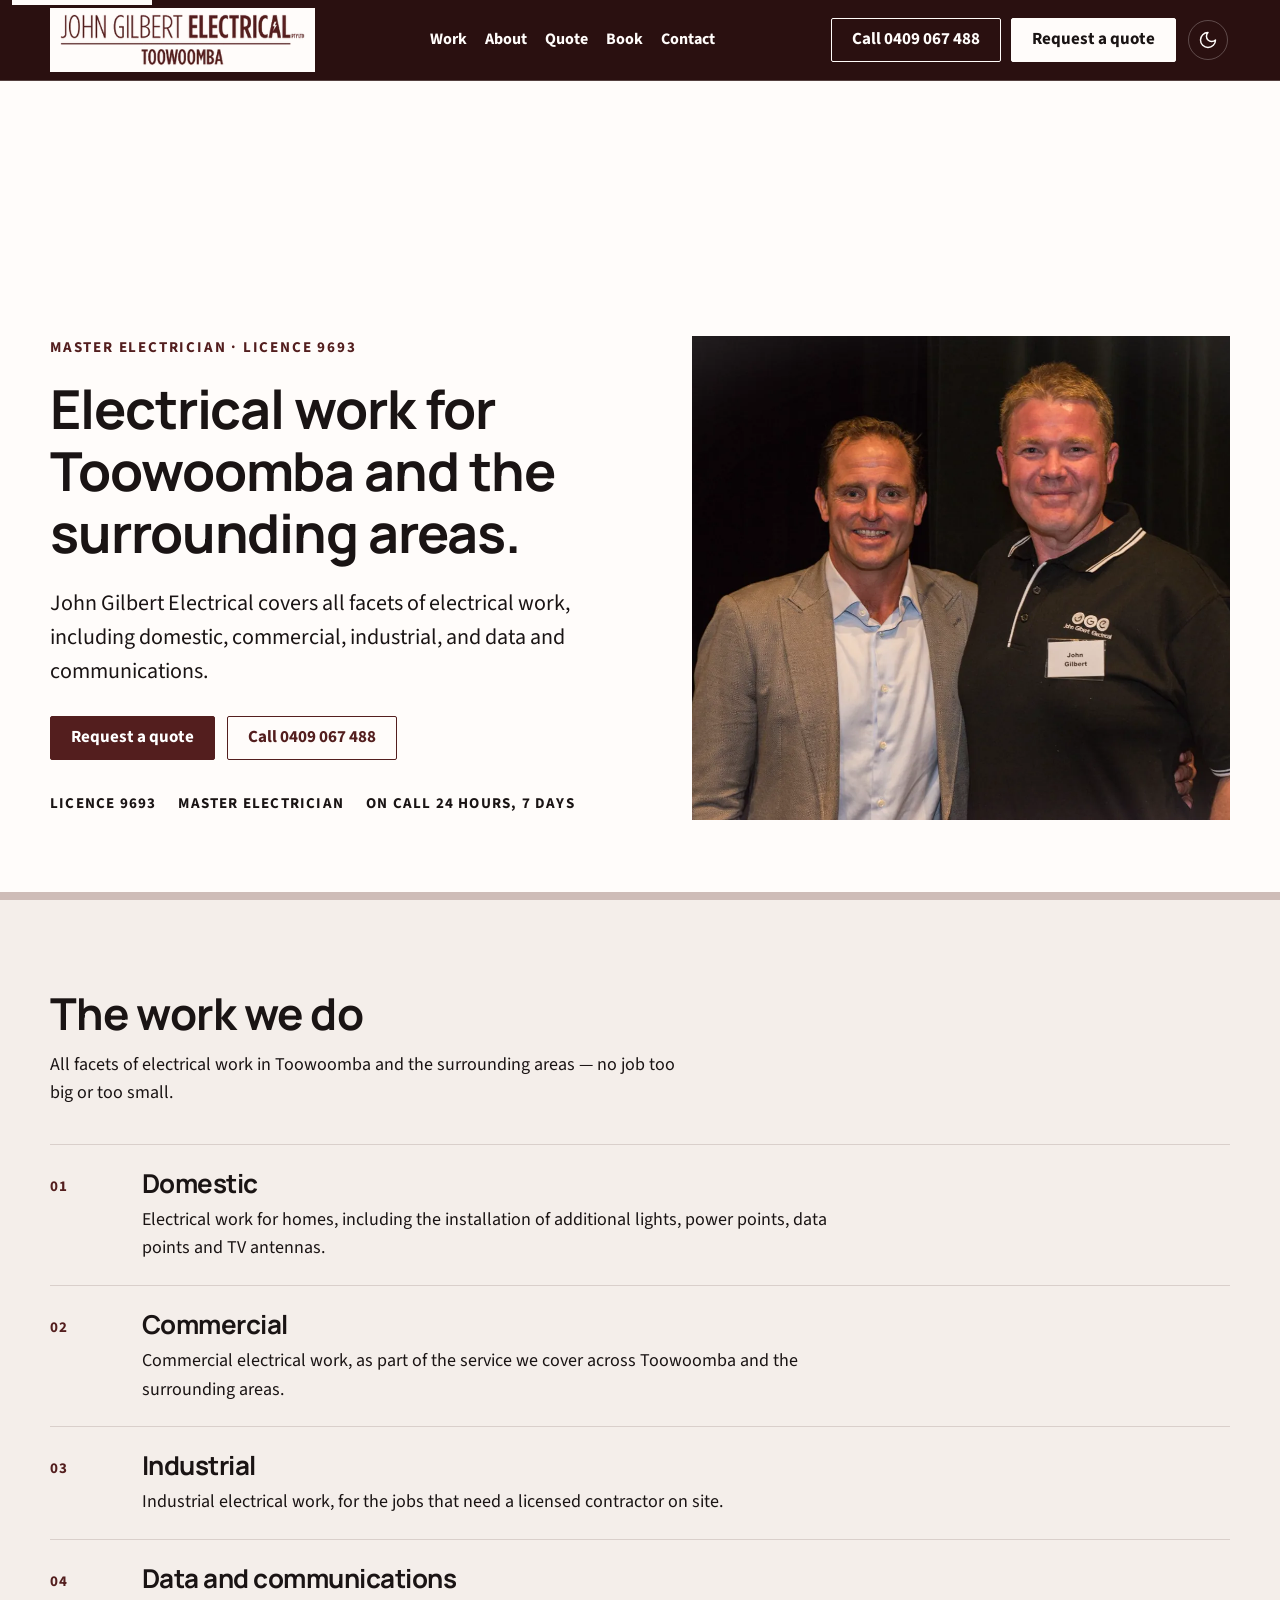
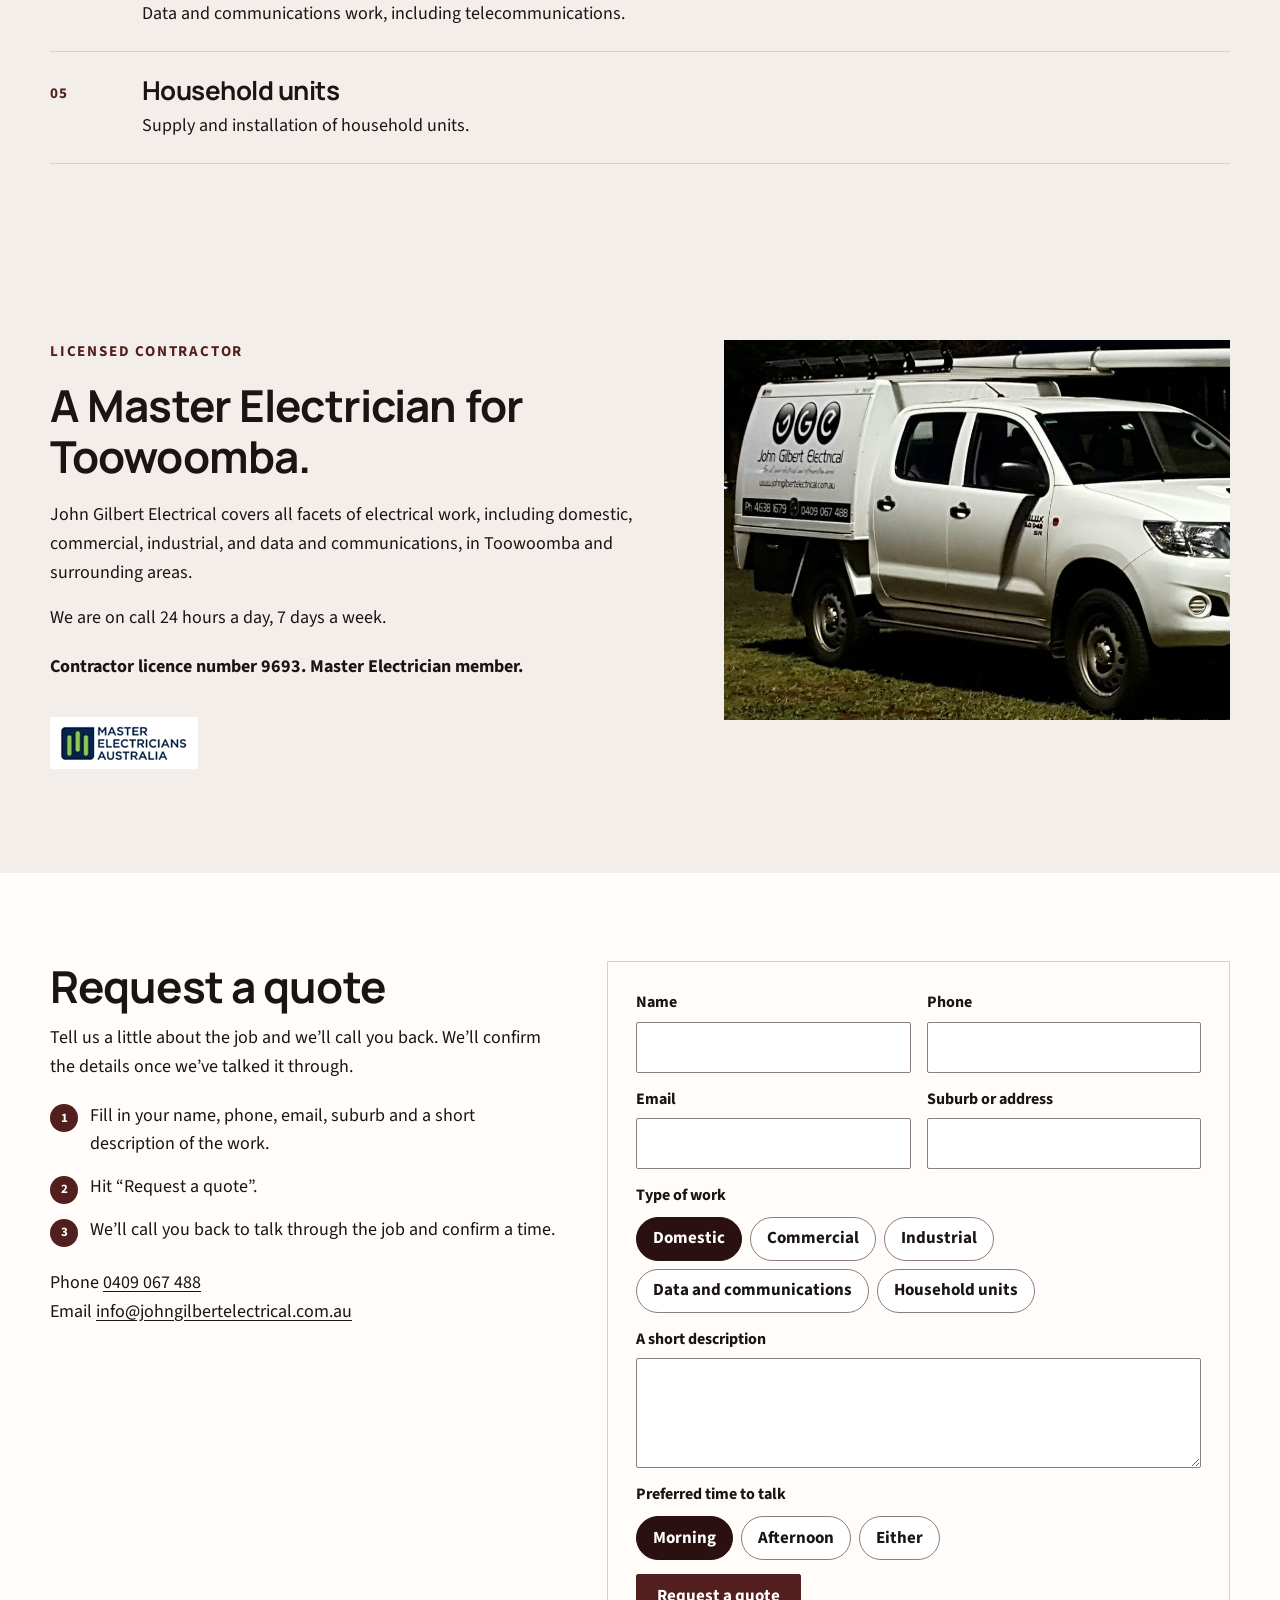
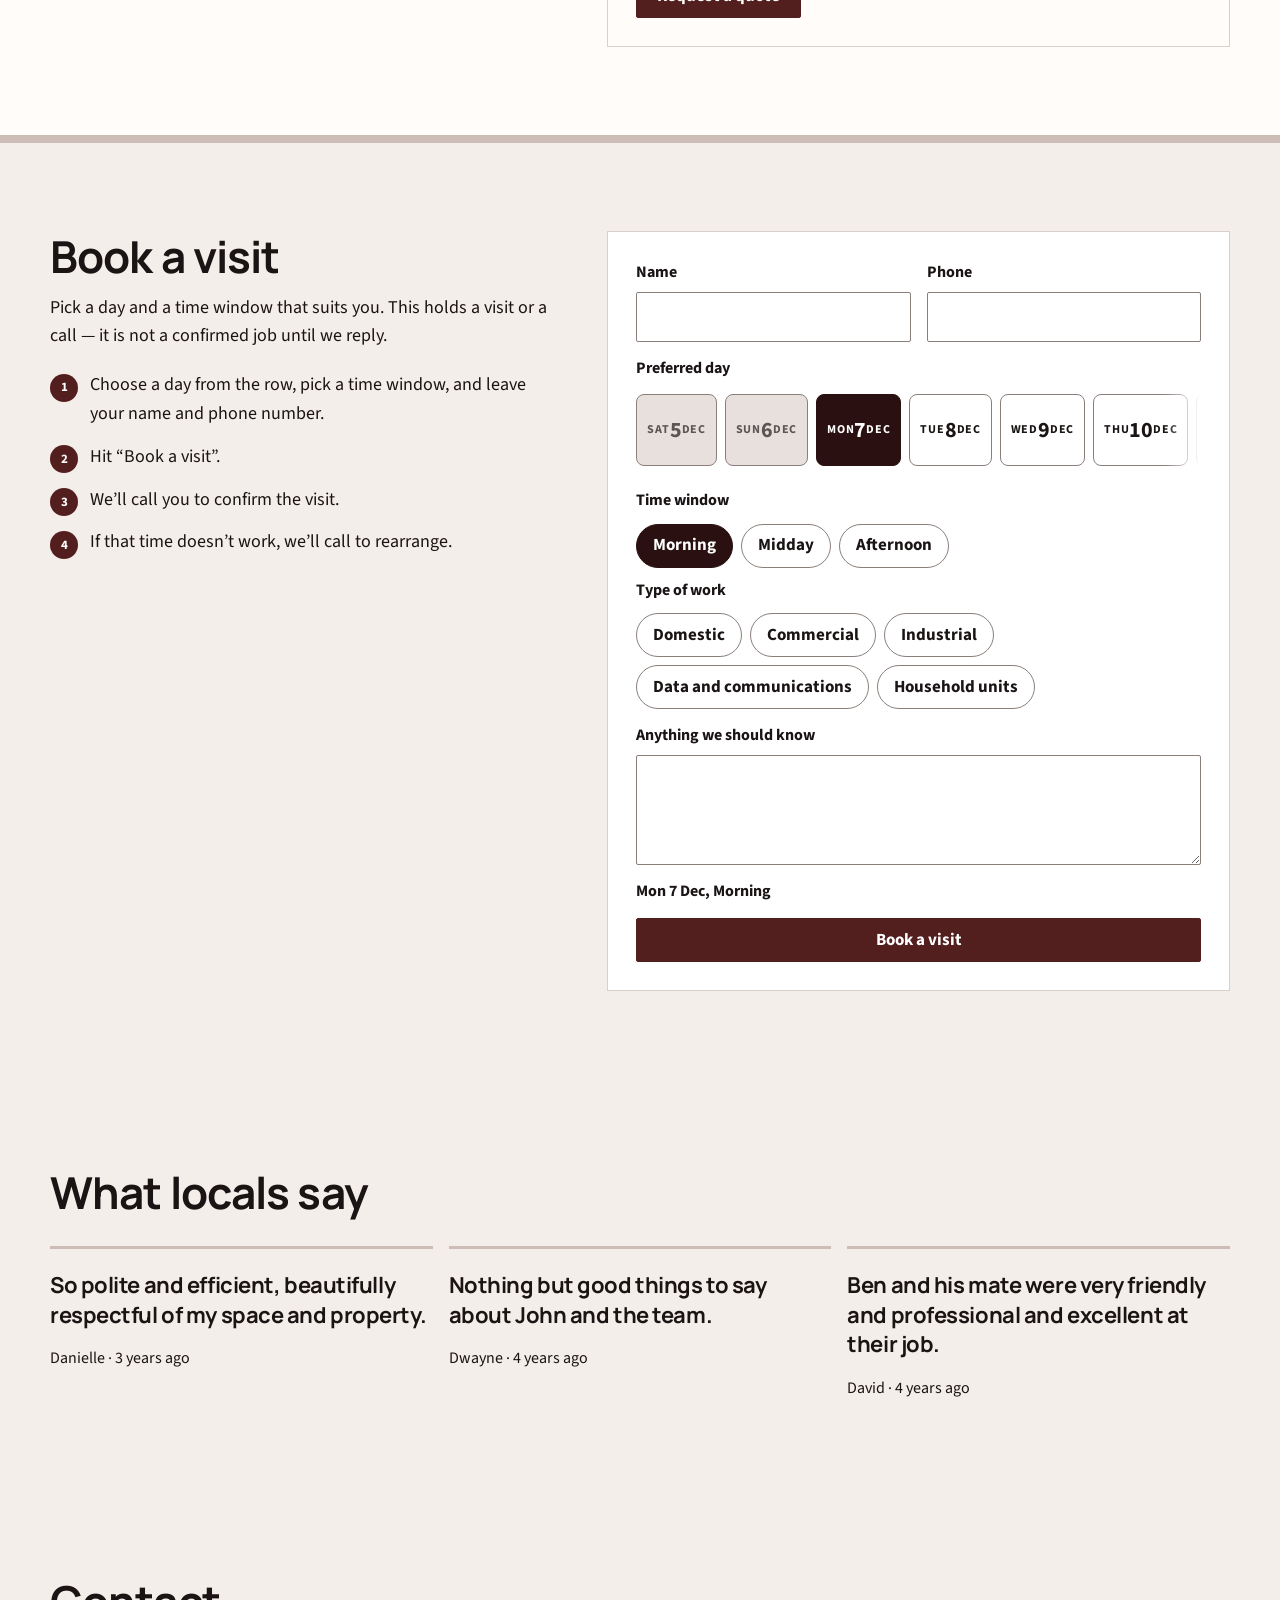
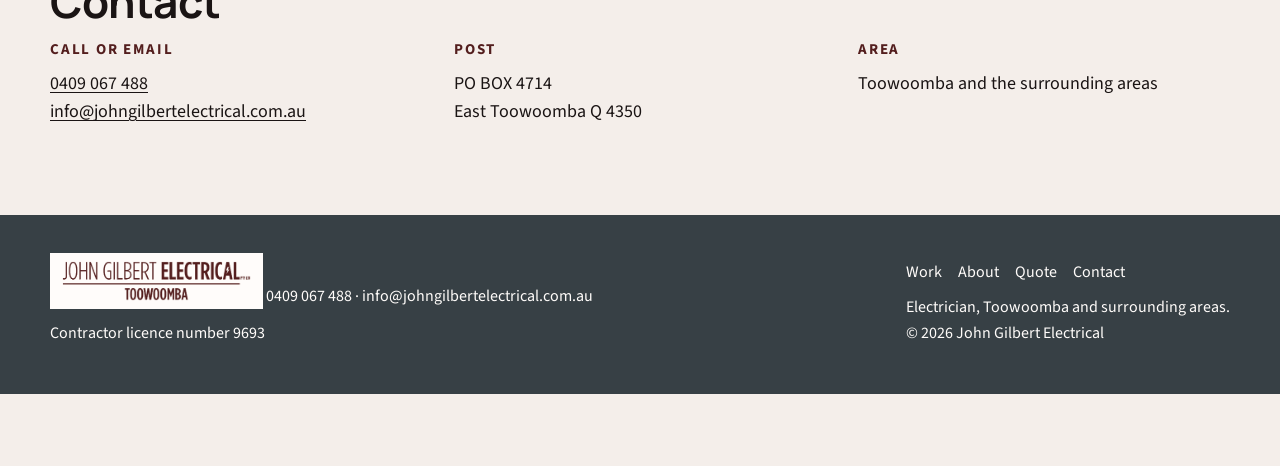
<file: index.html>
<!DOCTYPE html>
<html lang="en-AU" data-theme="light">
<head>
<meta charset="UTF-8">
<meta name="viewport" content="width=device-width, initial-scale=1">
<meta name="robots" content="noindex,nofollow">
<meta name="description" content="Website preview.">
<title>John Gilbert Electrical — Home</title>
<script>
  (function () {
    try {
      var saved = localStorage.getItem("jg-theme");
      var theme;
      if (saved === "light" || saved === "dark") {
        theme = saved;
      } else if (window.matchMedia("(prefers-color-scheme: dark)").matches) {
        theme = "dark";
      } else {
        theme = "light";
      }
      document.documentElement.setAttribute("data-theme", theme);
    } catch (e) {
      document.documentElement.setAttribute("data-theme", "light");
    }
  })();
</script>
<link rel="stylesheet" href="site.css">
</head>
<body>
<a class="skip" href="#main">Skip to content</a>
<header class="site">
  <div class="wrap">
    <a class="logo" href="#top">
      <picture>
        <source type="image/webp" srcset="assets/logo-400.webp 400w, assets/logo-800.webp 800w" sizes="200px">
        <img src="assets/logo.png" width="458" height="97" alt="John Gilbert Electrical">
      </picture>
    </a>
    <nav class="primary" aria-label="Site">
      <a href="#work">Work</a>
      <a href="#about">About</a>
      <a href="#quote">Quote</a>
      <a href="#book">Book</a>
      <a href="#contact">Contact</a>
    </nav>
    <div class="header-actions">
      <a class="btn btn-secondary header-call" href="tel:0409067488">Call 0409 067 488</a>
      <a class="btn btn-primary" href="#quote"><span class="btn-full">Request a quote</span><span class="btn-short">Quote</span></a>
      <button type="button" class="theme-toggle" id="theme-toggle" aria-label="Switch light/dark">
        <span class="theme-toggle-face" aria-hidden="true">
          <svg class="icon-sun" viewBox="0 0 24 24">
            <circle cx="12" cy="12" r="4"></circle>
            <path d="M12 2v2M12 20v2M4.93 4.93l1.41 1.41M17.66 17.66l1.41 1.41M2 12h2M20 12h2M6.34 17.66l-1.41 1.41M19.07 4.93l-1.41 1.41"></path>
          </svg>
          <svg class="icon-moon" viewBox="0 0 24 24">
            <path d="M12 3a6 6 0 0 0 9 9 9 9 0 1 1-9-9Z"></path>
          </svg>
        </span>
      </button>
    </div>
  </div>
</header>

<main id="main">
<section class="hero" id="top">
  <div class="wrap hero-split">
    <div class="hero-copy">
      <p class="kicker">Master Electrician · Licence 9693</p>
      <h1>Electrical work for <em>Toowoomba</em> and the surrounding areas.</h1>
      <p class="lead">John Gilbert Electrical covers all facets of electrical work, including domestic, commercial, industrial, and data and communications.</p>
      <div class="hero-actions">
        <a class="btn btn-primary" href="#quote">Request a quote</a>
        <a class="btn btn-secondary" href="tel:0409067488">Call 0409 067 488</a>
      </div>
      <p class="proof">
        <span>Licence 9693</span>
        <span>Master Electrician</span>
        <span>On call 24 hours, 7 days</span>
      </p>
    </div>
    <figure class="hero-photo">
      <a class="photo-link" href="assets/hero-john-gilbert.webp" data-caption="John Gilbert, Master Electrician.">
        <img src="assets/hero-john-gilbert.webp" width="1400" height="934" alt="John Gilbert, Master Electrician">
      </a>
    </figure>
  </div>
</section>

<section class="work" id="work">
  <div class="wrap">
    <h2>The work we do</h2>
    <p class="intro">All facets of electrical work in Toowoomba and the surrounding areas — no job too big or too small.</p>
    <div class="work-list">
      <article>
        <p class="num">01</p>
        <div>
          <h3>Domestic</h3>
          <p>Electrical work for homes, including the installation of additional lights, power points, data points and TV antennas.</p>
        </div>
      </article>
      <article>
        <p class="num">02</p>
        <div>
          <h3>Commercial</h3>
          <p>Commercial electrical work, as part of the service we cover across Toowoomba and the surrounding areas.</p>
        </div>
      </article>
      <article>
        <p class="num">03</p>
        <div>
          <h3>Industrial</h3>
          <p>Industrial electrical work, for the jobs that need a licensed contractor on site.</p>
        </div>
      </article>
      <article>
        <p class="num">04</p>
        <div>
          <h3>Data and communications</h3>
          <p>Data and communications work, including telecommunications.</p>
        </div>
      </article>
      <article>
        <p class="num">05</p>
        <div>
          <h3>Household units</h3>
          <p>Supply and installation of household units.</p>
        </div>
      </article>
    </div>
  </div>
</section>

<section class="about" id="about">
  <div class="wrap about-grid">
    <div>
      <p class="kicker">Licensed contractor</p>
      <h2>A Master Electrician for Toowoomba.</h2>
      <p>John Gilbert Electrical covers all facets of electrical work, including domestic, commercial, industrial, and data and communications, in Toowoomba and surrounding areas.</p>
      <p>We are on call 24 hours a day, 7 days a week.</p>
      <p class="lic">Contractor licence number 9693. Master Electrician member.</p>
      <p class="mea">
        <picture>
          <source type="image/webp" srcset="assets/master-electrician-142.webp 142w, assets/master-electrician-284.webp 284w" sizes="128px">
          <img src="assets/master-electrician.png" width="128" height="36" alt="Master Electricians Australia">
        </picture>
      </p>
    </div>
    <figure class="photo-frame">
      <a class="photo-link" href="assets/work-vehicle.webp" data-caption="The John Gilbert Electrical work vehicle.">
        <img src="assets/work-vehicle.webp" width="960" height="960" alt="John Gilbert Electrical work vehicle">
      </a>
    </figure>
  </div>
</section>

<section class="quote" id="quote">
  <div class="wrap quote-grid">
    <div>
      <h2>Request a quote</h2>
      <p class="help">Tell us a little about the job and we’ll call you back. We’ll confirm the details once we’ve talked it through.</p>
      <ol class="steps">
        <li data-n="1">Fill in your name, phone, email, suburb and a short description of the work.</li>
        <li data-n="2">Hit “Request a quote”.</li>
        <li data-n="3">We’ll call you back to talk through the job and confirm a time.</li>
      </ol>
      <p class="help" style="margin-top:24px">Phone <a href="tel:0409067488">0409 067 488</a><br>Email <a href="mailto:info@johngilbertelectrical.com.au">info@johngilbertelectrical.com.au</a></p>
    </div>
    <div>
      <form action="#" method="post" novalidate data-quote>
        <label>Name
          <input type="text" name="name" autocomplete="name">
          <span class="field-error" hidden></span>
        </label>
        <label>Phone
          <input type="tel" name="phone" autocomplete="tel">
          <span class="field-error" hidden></span>
        </label>
        <label>Email
          <input type="email" name="email" autocomplete="email">
          <span class="field-error" hidden></span>
        </label>
        <label>Suburb or address
          <input type="text" name="suburb" autocomplete="address-level2">
          <span class="field-error" hidden></span>
        </label>
        <div class="full">
          <p class="widget-label" id="work-label">Type of work</p>
          <div class="job-chips" role="radiogroup" aria-labelledby="work-label">
            <label class="pill"><input type="radio" name="work" value="Domestic" checked> Domestic</label>
            <label class="pill"><input type="radio" name="work" value="Commercial"> Commercial</label>
            <label class="pill"><input type="radio" name="work" value="Industrial"> Industrial</label>
            <label class="pill"><input type="radio" name="work" value="Data and communications"> Data and communications</label>
            <label class="pill"><input type="radio" name="work" value="Household units"> Household units</label>
          </div>
        </div>
        <label class="full">A short description
          <textarea name="details"></textarea>
          <span class="field-error" hidden></span>
        </label>
        <div class="full">
          <p class="widget-label" id="when-label">Preferred time to talk</p>
          <div class="time-pills" role="radiogroup" aria-labelledby="when-label">
            <label class="pill"><input type="radio" name="when" value="Morning" checked> Morning</label>
            <label class="pill"><input type="radio" name="when" value="Afternoon"> Afternoon</label>
            <label class="pill"><input type="radio" name="when" value="Either"> Either</label>
          </div>
        </div>
        <div class="submit"><button class="btn btn-primary" type="submit">Request a quote</button></div>
      </form>
      <p class="thanks" hidden tabindex="-1">Thank you. We’ll call you back to talk through the job and confirm a time.</p>
    </div>
  </div>
</section>

<section class="book" id="book">
  <div class="wrap book-grid">
    <div>
      <h2>Book a visit</h2>
      <p class="help">Pick a day and a time window that suits you. This holds a visit or a call — it is not a confirmed job until we reply.</p>
      <ol class="steps">
        <li data-n="1">Choose a day from the row, pick a time window, and leave your name and phone number.</li>
        <li data-n="2">Hit “Book a visit”.</li>
        <li data-n="3">We’ll call you to confirm the visit.</li>
        <li data-n="4">If that time doesn’t work, we’ll call to rearrange.</li>
      </ol>
    </div>
    <div>
      <form action="#" method="post" novalidate data-book>
        <label>Name
          <input type="text" name="name" autocomplete="name">
          <span class="field-error" hidden></span>
        </label>
        <label>Phone
          <input type="tel" name="phone" autocomplete="tel">
          <span class="field-error" hidden></span>
        </label>
        <div class="book-widget">
          <p class="widget-label" id="day-label">Preferred day</p>
          <div data-day-error>
            <div class="day-chips-wrap">
              <div class="day-chips" data-days role="radiogroup" aria-labelledby="day-label"></div>
            </div>
            <p class="field-error" hidden></p>
          </div>
          <p class="widget-label" id="time-label">Time window</p>
          <div data-time-error>
            <div class="time-pills" role="radiogroup" aria-labelledby="time-label">
              <label class="pill"><input type="radio" name="window" value="Morning" checked> Morning</label>
              <label class="pill"><input type="radio" name="window" value="Midday"> Midday</label>
              <label class="pill"><input type="radio" name="window" value="Afternoon"> Afternoon</label>
            </div>
            <p class="field-error" hidden></p>
          </div>
          <p class="widget-label" id="job-label">Type of work</p>
          <div data-job-error>
            <div class="job-chips" role="radiogroup" aria-labelledby="job-label">
              <label class="pill"><input type="radio" name="job" value="Domestic"> Domestic</label>
              <label class="pill"><input type="radio" name="job" value="Commercial"> Commercial</label>
              <label class="pill"><input type="radio" name="job" value="Industrial"> Industrial</label>
              <label class="pill"><input type="radio" name="job" value="Data and communications"> Data and communications</label>
              <label class="pill"><input type="radio" name="job" value="Household units"> Household units</label>
            </div>
            <p class="field-error" hidden></p>
          </div>
        </div>
        <label class="full">Anything we should know
          <textarea name="notes"></textarea>
        </label>
        <p class="book-summary" data-summary aria-live="polite"></p>
        <div class="submit"><button class="btn btn-primary" type="submit">Book a visit</button></div>
      </form>
      <p class="thanks" hidden tabindex="-1">Thank you. We’ll call you to confirm the visit.</p>
    </div>
  </div>
</section>

<section class="reviews" id="reviews">
  <div class="wrap">
    <h2>What locals say</h2>
    <div class="quotes">
      <blockquote>
        <p>So polite and efficient, beautifully respectful of my space and property.</p>
        <footer>Danielle · 3 years ago</footer>
      </blockquote>
      <blockquote>
        <p>Nothing but good things to say about John and the team.</p>
        <footer>Dwayne · 4 years ago</footer>
      </blockquote>
      <blockquote>
        <p>Ben and his mate were very friendly and professional and excellent at their job.</p>
        <footer>David · 4 years ago</footer>
      </blockquote>
    </div>
  </div>
</section>

<section class="contact" id="contact">
  <div class="wrap">
    <h2>Contact</h2>
    <div class="contact-grid">
      <div>
        <h3>Call or email</h3>
        <p><a href="tel:0409067488">0409 067 488</a><br><a href="mailto:info@johngilbertelectrical.com.au">info@johngilbertelectrical.com.au</a></p>
      </div>
      <div>
        <h3>Post</h3>
        <p>PO BOX 4714<br>East Toowoomba Q 4350</p>
      </div>
      <div>
        <h3>Area</h3>
        <p>Toowoomba and the surrounding areas</p>
      </div>
    </div>
  </div>
</section>
</main>

<footer class="site">
  <div class="wrap">
    <div>
      <a class="logo" href="#top">
        <img src="assets/logo.png" width="458" height="97" alt="John Gilbert Electrical">
      </a>
      0409 067 488 · info@johngilbertelectrical.com.au<br>
      Contractor licence number 9693
    </div>
    <div>
      <nav aria-label="Footer">
        <a href="services/">Work</a>
        <a href="about-us/">About</a>
        <a href="quotes/">Quote</a>
        <a href="contact-us/">Contact</a>
      </nav>
      Electrician, Toowoomba and surrounding areas.<br>© 2026 John Gilbert Electrical
    </div>
  </div>
</footer>

<div class="sticky-call">
  <a class="btn btn-secondary" href="tel:0409067488">Call</a>
  <a class="btn btn-primary" href="#quote">Quote</a>
</div>
<div id="lightbox" class="lightbox" hidden role="dialog" aria-modal="true" aria-label="Photograph">
  <button type="button" class="lightbox-close" aria-label="Close">×</button>
  <button type="button" class="lightbox-prev" aria-label="Previous">‹</button>
  <img class="lightbox-img" alt="">
  <button type="button" class="lightbox-next" aria-label="Next">›</button>
  <div class="lightbox-meta">
    <p class="lightbox-caption"></p>
    <p class="lightbox-count"></p>
  </div>
</div>
<script src="site.js"></script>
</body>
</html>
</file>
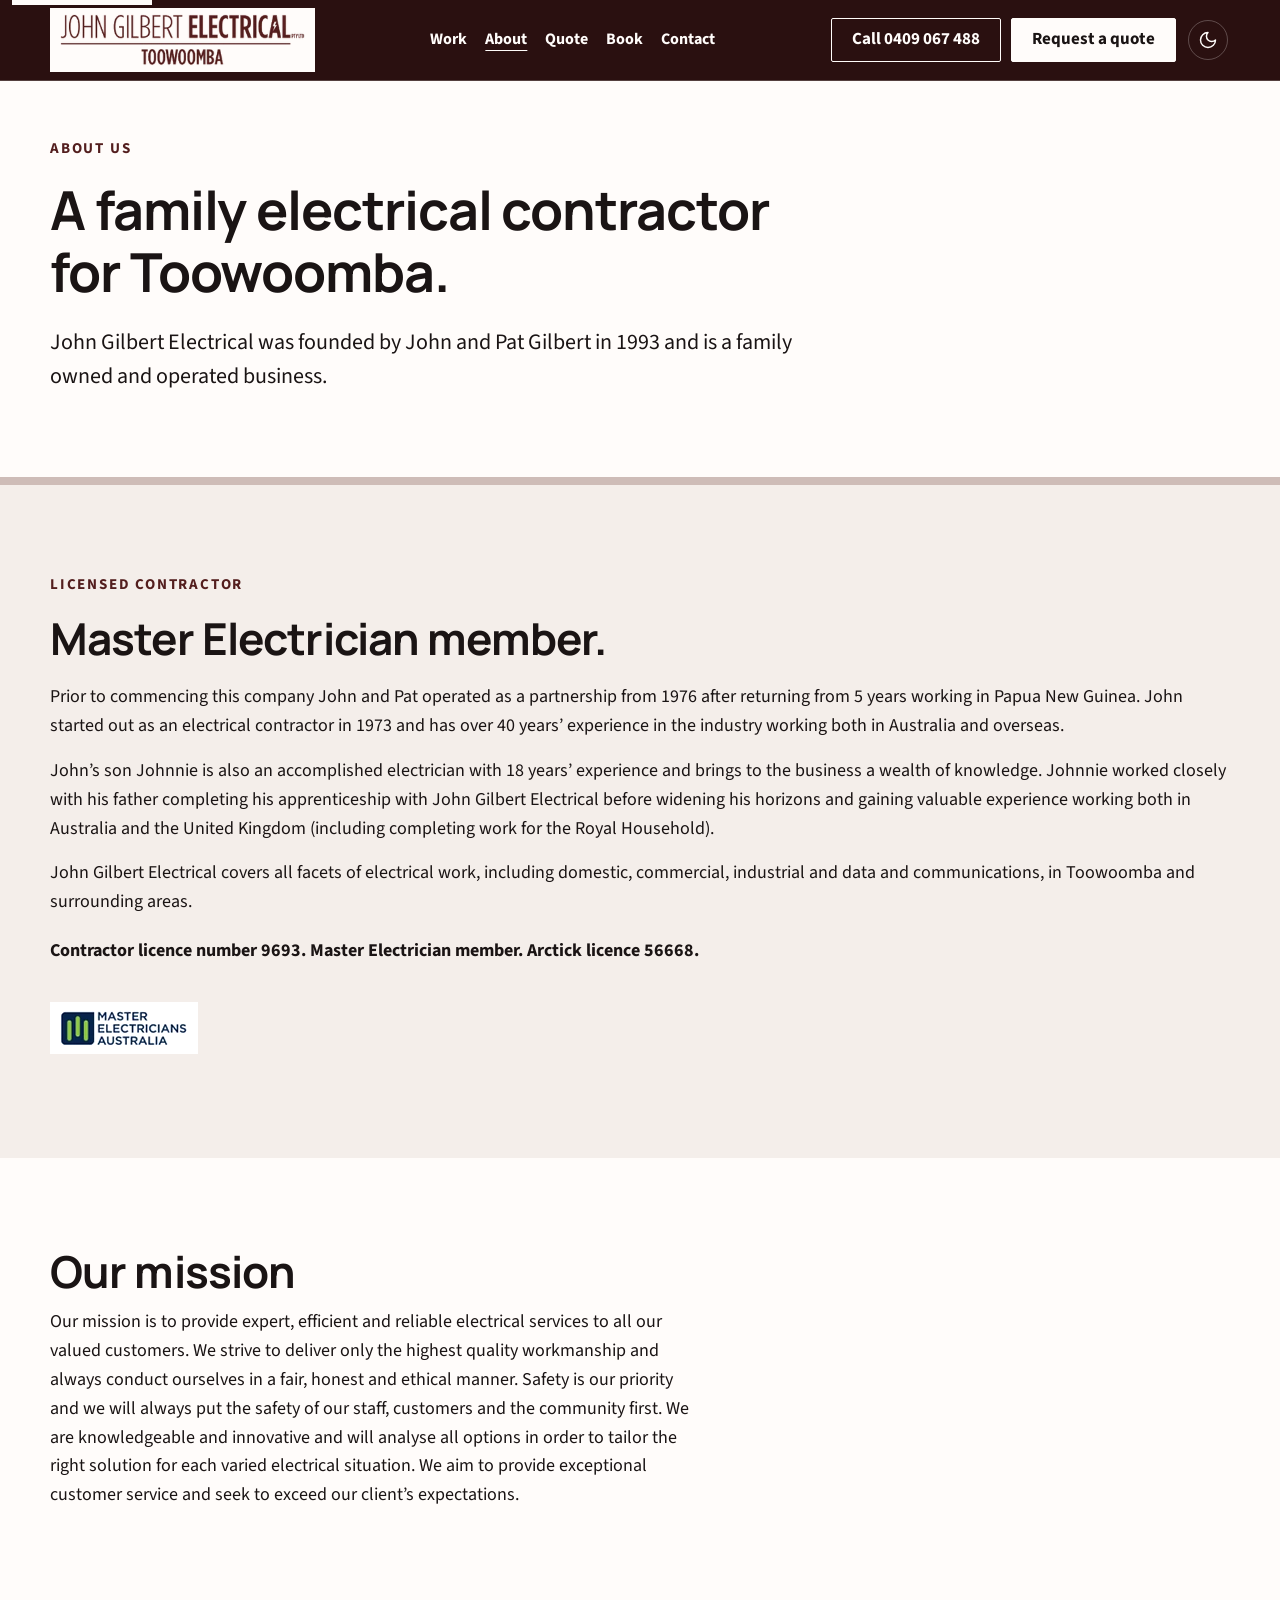
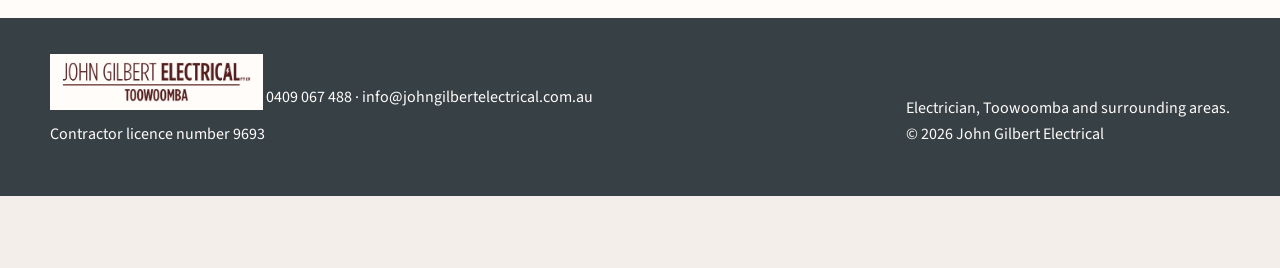
<file: about-us/index.html>
<!DOCTYPE html>
<html lang="en-AU" data-theme="light">
<head>
<meta charset="UTF-8">
<meta name="viewport" content="width=device-width, initial-scale=1">
<meta name="robots" content="noindex,nofollow">
<meta name="description" content="Website preview.">
<title>John Gilbert Electrical — About</title>
<script>
  (function () {
    try {
      var saved = localStorage.getItem("jg-theme");
      var theme;
      if (saved === "light" || saved === "dark") {
        theme = saved;
      } else if (window.matchMedia("(prefers-color-scheme: dark)").matches) {
        theme = "dark";
      } else {
        theme = "light";
      }
      document.documentElement.setAttribute("data-theme", theme);
    } catch (e) {
      document.documentElement.setAttribute("data-theme", "light");
    }
  })();
</script>
<link rel="stylesheet" href="../site.css">
</head>
<body>
<a class="skip" href="#main">Skip to content</a>
<header class="site">
  <div class="wrap">
    <a class="logo" href="../">
      <picture>
        <source type="image/webp" srcset="../assets/logo-400.webp 400w, ../assets/logo-800.webp 800w" sizes="200px">
        <img src="../assets/logo.png" width="458" height="97" alt="John Gilbert Electrical">
      </picture>
    </a>
    <nav class="primary" aria-label="Site">
      <a href="../services/">Work</a>
      <a href="../about-us/" aria-current="page">About</a>
      <a href="../quotes/">Quote</a>
      <a href="../quotes/#book">Book</a>
      <a href="../contact-us/">Contact</a>
    </nav>
    <div class="header-actions">
      <a class="btn btn-secondary header-call" href="tel:0409067488">Call 0409 067 488</a>
      <a class="btn btn-primary" href="../quotes/"><span class="btn-full">Request a quote</span><span class="btn-short">Quote</span></a>
      <button type="button" class="theme-toggle" id="theme-toggle" aria-label="Switch light/dark">
        <span class="theme-toggle-face" aria-hidden="true">
          <svg class="icon-sun" viewBox="0 0 24 24"><circle cx="12" cy="12" r="4"></circle><path d="M12 2v2M12 20v2M4.93 4.93l1.41 1.41M17.66 17.66l1.41 1.41M2 12h2M20 12h2M6.34 17.66l-1.41 1.41M19.07 4.93l-1.41 1.41"></path></svg>
          <svg class="icon-moon" viewBox="0 0 24 24"><path d="M12 3a6 6 0 0 0 9 9 9 9 0 1 1-9-9Z"></path></svg>
        </span>
      </button>
    </div>
  </div>
</header>

<main id="main">
<section class="hero page-hero" id="top">
  <div class="wrap">
    <p class="kicker">About us</p>
    <h1>A family electrical contractor for Toowoomba.</h1>
    <p class="lead">John Gilbert Electrical was founded by John and Pat Gilbert in 1993 and is a family owned and operated business.</p>
  </div>
</section>

<section class="about">
  <div class="wrap">
    <p class="kicker">Licensed contractor</p>
    <h2>Master Electrician member.</h2>
    <p>Prior to commencing this company John and Pat operated as a partnership from 1976 after returning from 5 years working in Papua New Guinea. John started out as an electrical contractor in 1973 and has over 40 years’ experience in the industry working both in Australia and overseas.</p>
    <p>John’s son Johnnie is also an accomplished electrician with 18 years’ experience and brings to the business a wealth of knowledge. Johnnie worked closely with his father completing his apprenticeship with John Gilbert Electrical before widening his horizons and gaining valuable experience working both in Australia and the United Kingdom (including completing work for the Royal Household).</p>
    <p>John Gilbert Electrical covers all facets of electrical work, including domestic, commercial, industrial and data and communications, in Toowoomba and surrounding areas.</p>
    <p class="lic">Contractor licence number 9693. Master Electrician member. Arctick licence 56668.</p>
    <p class="mea">
      <picture>
        <source type="image/webp" srcset="../assets/master-electrician-142.webp 142w, ../assets/master-electrician-284.webp 284w" sizes="128px">
        <img src="../assets/master-electrician.png" width="128" height="36" alt="Master Electricians Australia">
      </picture>
    </p>
  </div>
</section>

<section class="mission">
  <div class="wrap">
    <h2>Our mission</h2>
    <p class="help">Our mission is to provide expert, efficient and reliable electrical services to all our valued customers. We strive to deliver only the highest quality workmanship and always conduct ourselves in a fair, honest and ethical manner. Safety is our priority and we will always put the safety of our staff, customers and the community first. We are knowledgeable and innovative and will analyse all options in order to tailor the right solution for each varied electrical situation. We aim to provide exceptional customer service and seek to exceed our client’s expectations.</p>
  </div>
</section>
</main>

<footer class="site">
  <div class="wrap">
    <div>
      <a class="logo" href="../">
        <img src="../assets/logo.png" width="458" height="97" alt="John Gilbert Electrical">
      </a>
      0409 067 488 · info@johngilbertelectrical.com.au<br>
      Contractor licence number 9693
    </div>
    <div>Electrician, Toowoomba and surrounding areas.<br>© 2026 John Gilbert Electrical</div>
  </div>
</footer>

<div class="sticky-call">
  <a class="btn btn-secondary" href="tel:0409067488">Call</a>
  <a class="btn btn-primary" href="../quotes/">Quote</a>
</div>
<script src="../site.js"></script>
</body>
</html>
</file>
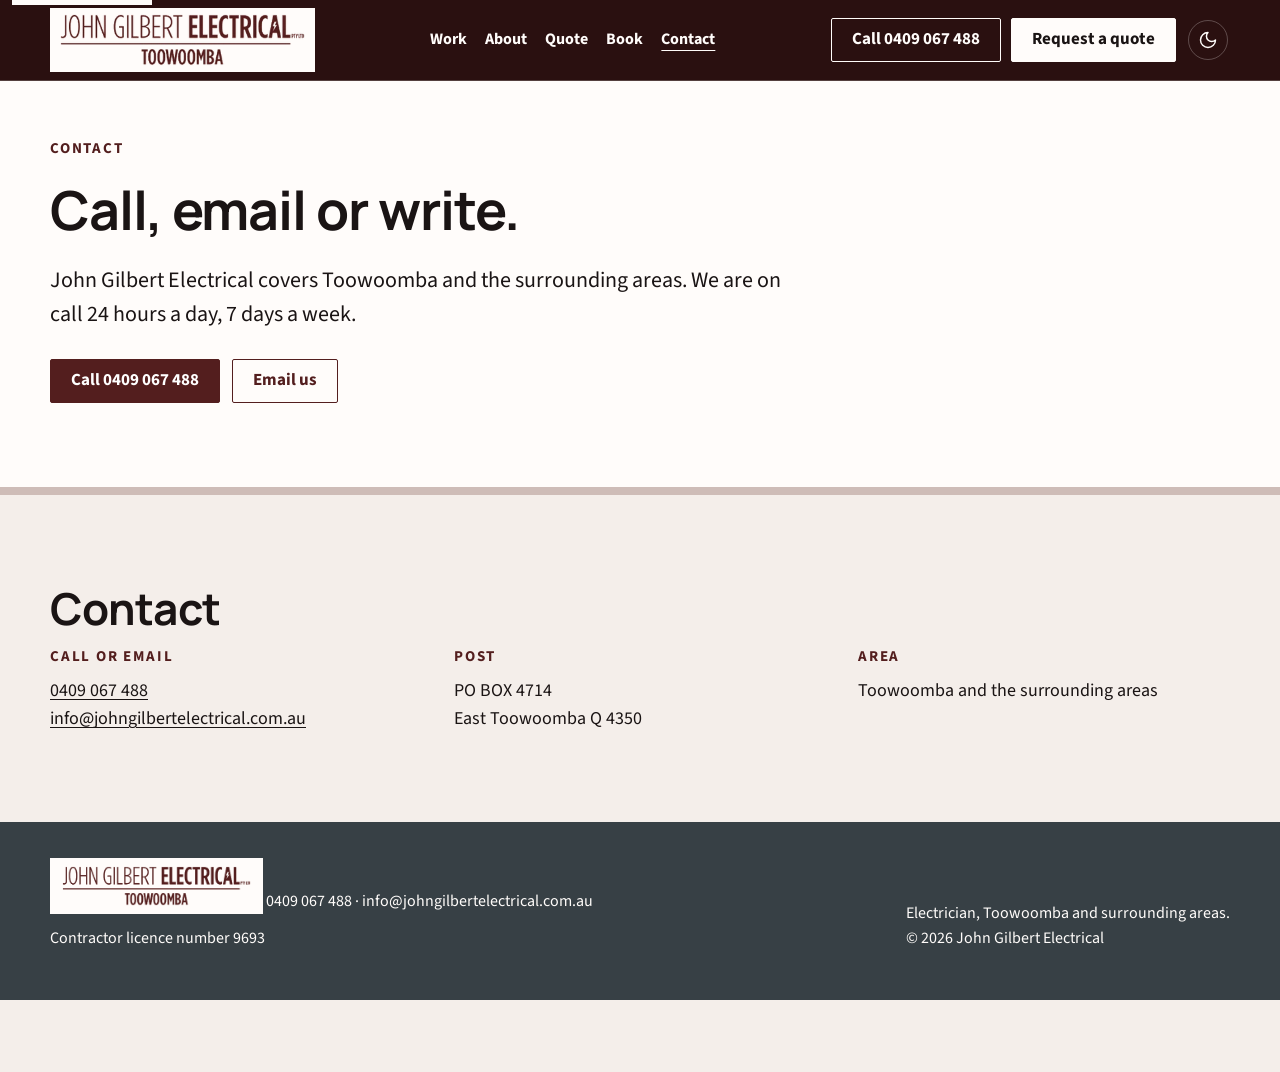
<file: contact-us/index.html>
<!DOCTYPE html>
<html lang="en-AU" data-theme="light">
<head>
<meta charset="UTF-8">
<meta name="viewport" content="width=device-width, initial-scale=1">
<meta name="robots" content="noindex,nofollow">
<meta name="description" content="Website preview.">
<title>John Gilbert Electrical — Contact</title>
<script>
  (function () {
    try {
      var saved = localStorage.getItem("jg-theme");
      var theme;
      if (saved === "light" || saved === "dark") {
        theme = saved;
      } else if (window.matchMedia("(prefers-color-scheme: dark)").matches) {
        theme = "dark";
      } else {
        theme = "light";
      }
      document.documentElement.setAttribute("data-theme", theme);
    } catch (e) {
      document.documentElement.setAttribute("data-theme", "light");
    }
  })();
</script>
<link rel="stylesheet" href="../site.css">
</head>
<body>
<a class="skip" href="#main">Skip to content</a>
<header class="site">
  <div class="wrap">
    <a class="logo" href="../">
      <picture>
        <source type="image/webp" srcset="../assets/logo-400.webp 400w, ../assets/logo-800.webp 800w" sizes="200px">
        <img src="../assets/logo.png" width="458" height="97" alt="John Gilbert Electrical">
      </picture>
    </a>
    <nav class="primary" aria-label="Site">
      <a href="../services/">Work</a>
      <a href="../about-us/">About</a>
      <a href="../quotes/">Quote</a>
      <a href="../quotes/#book">Book</a>
      <a href="../contact-us/" aria-current="page">Contact</a>
    </nav>
    <div class="header-actions">
      <a class="btn btn-secondary header-call" href="tel:0409067488">Call 0409 067 488</a>
      <a class="btn btn-primary" href="../quotes/"><span class="btn-full">Request a quote</span><span class="btn-short">Quote</span></a>
      <button type="button" class="theme-toggle" id="theme-toggle" aria-label="Switch light/dark">
        <span class="theme-toggle-face" aria-hidden="true">
          <svg class="icon-sun" viewBox="0 0 24 24"><circle cx="12" cy="12" r="4"></circle><path d="M12 2v2M12 20v2M4.93 4.93l1.41 1.41M17.66 17.66l1.41 1.41M2 12h2M20 12h2M6.34 17.66l-1.41 1.41M19.07 4.93l-1.41 1.41"></path></svg>
          <svg class="icon-moon" viewBox="0 0 24 24"><path d="M12 3a6 6 0 0 0 9 9 9 9 0 1 1-9-9Z"></path></svg>
        </span>
      </button>
    </div>
  </div>
</header>

<main id="main">
<section class="hero page-hero" id="top">
  <div class="wrap">
    <p class="kicker">Contact</p>
    <h1>Call, email or write.</h1>
    <p class="lead">John Gilbert Electrical covers Toowoomba and the surrounding areas. We are on call 24 hours a day, 7 days a week.</p>
    <div class="hero-actions">
      <a class="btn btn-primary" href="tel:0409067488">Call 0409 067 488</a>
      <a class="btn btn-secondary" href="mailto:info@johngilbertelectrical.com.au">Email us</a>
    </div>
  </div>
</section>

<section class="contact">
  <div class="wrap">
    <h2>Contact</h2>
    <div class="contact-grid">
      <div>
        <h3>Call or email</h3>
        <p><a href="tel:0409067488">0409 067 488</a><br><a href="mailto:info@johngilbertelectrical.com.au">info@johngilbertelectrical.com.au</a></p>
      </div>
      <div>
        <h3>Post</h3>
        <p>PO BOX 4714<br>East Toowoomba Q 4350</p>
      </div>
      <div>
        <h3>Area</h3>
        <p>Toowoomba and the surrounding areas</p>
      </div>
    </div>
  </div>
</section>
</main>

<footer class="site">
  <div class="wrap">
    <div>
      <a class="logo" href="../">
        <img src="../assets/logo.png" width="458" height="97" alt="John Gilbert Electrical">
      </a>
      0409 067 488 · info@johngilbertelectrical.com.au<br>
      Contractor licence number 9693
    </div>
    <div>Electrician, Toowoomba and surrounding areas.<br>© 2026 John Gilbert Electrical</div>
  </div>
</footer>

<div class="sticky-call">
  <a class="btn btn-secondary" href="tel:0409067488">Call</a>
  <a class="btn btn-primary" href="../quotes/">Quote</a>
</div>
<script src="../site.js"></script>
</body>
</html>
</file>
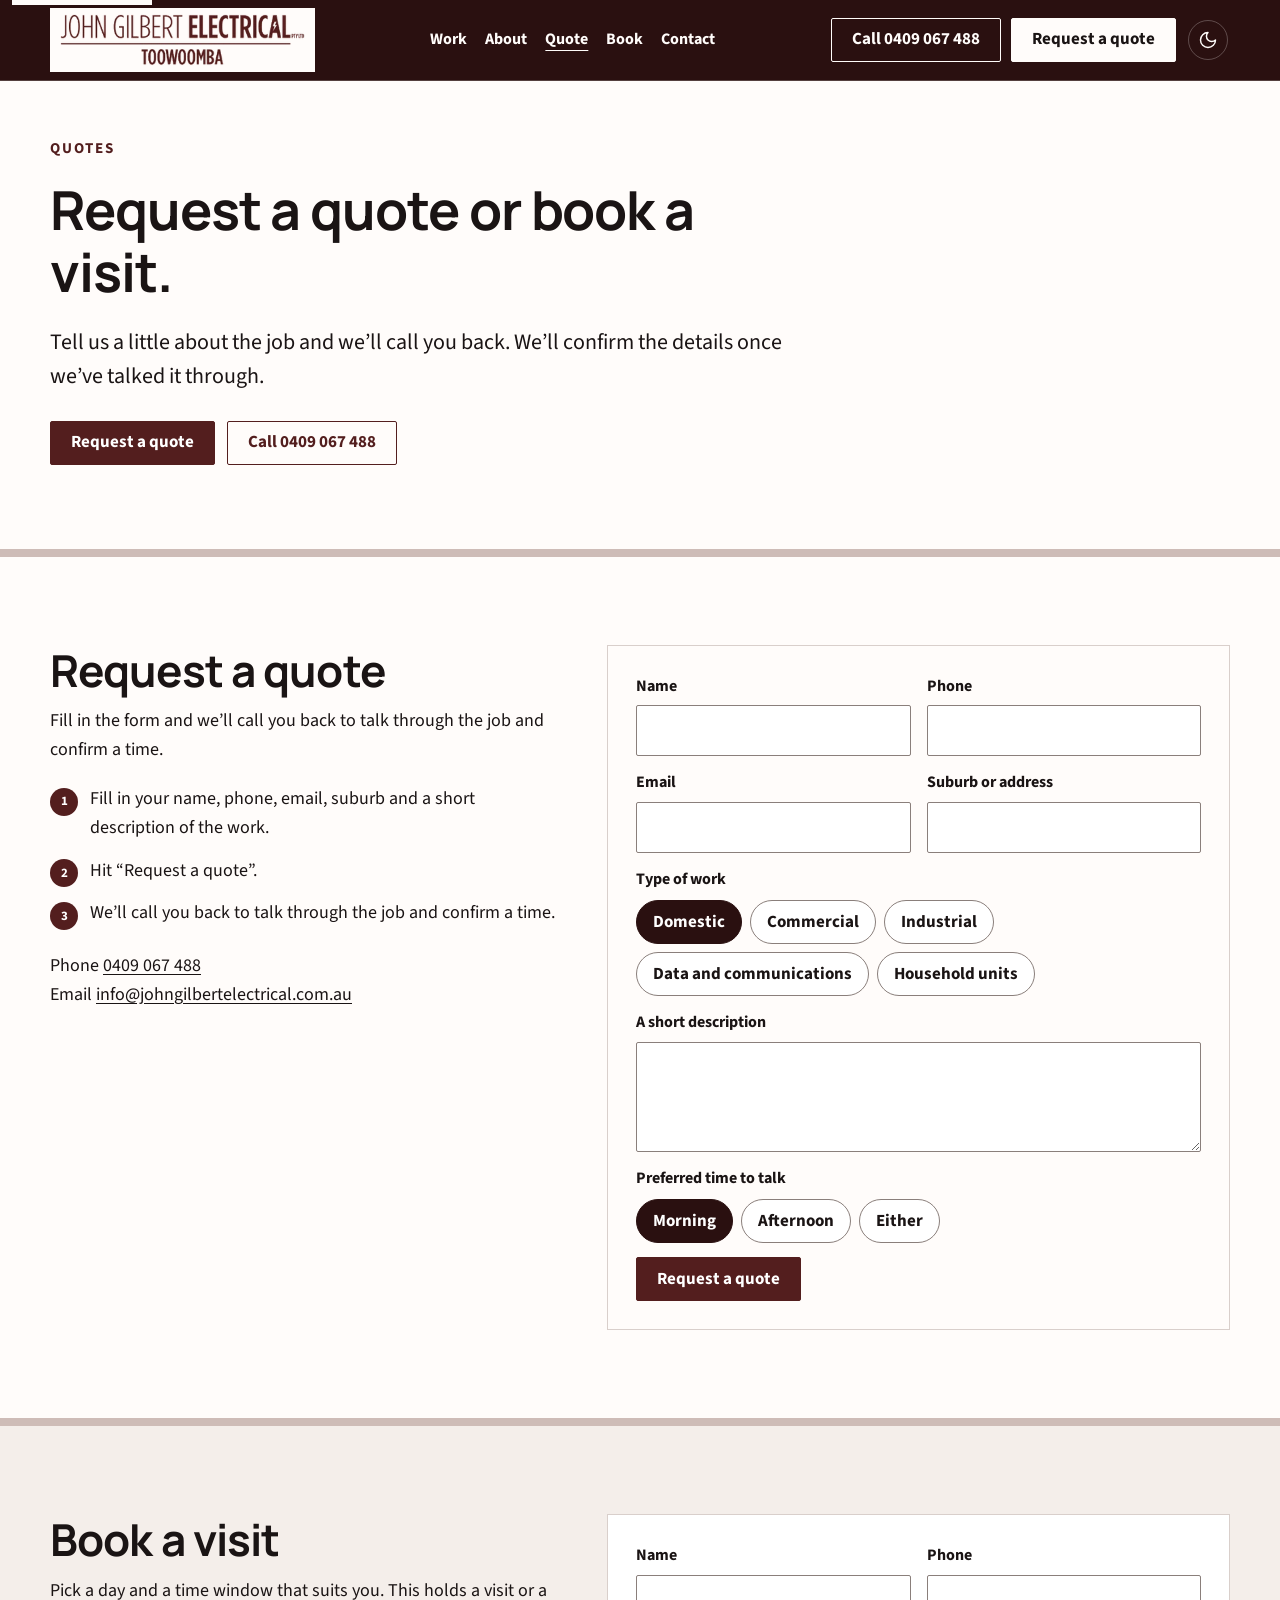
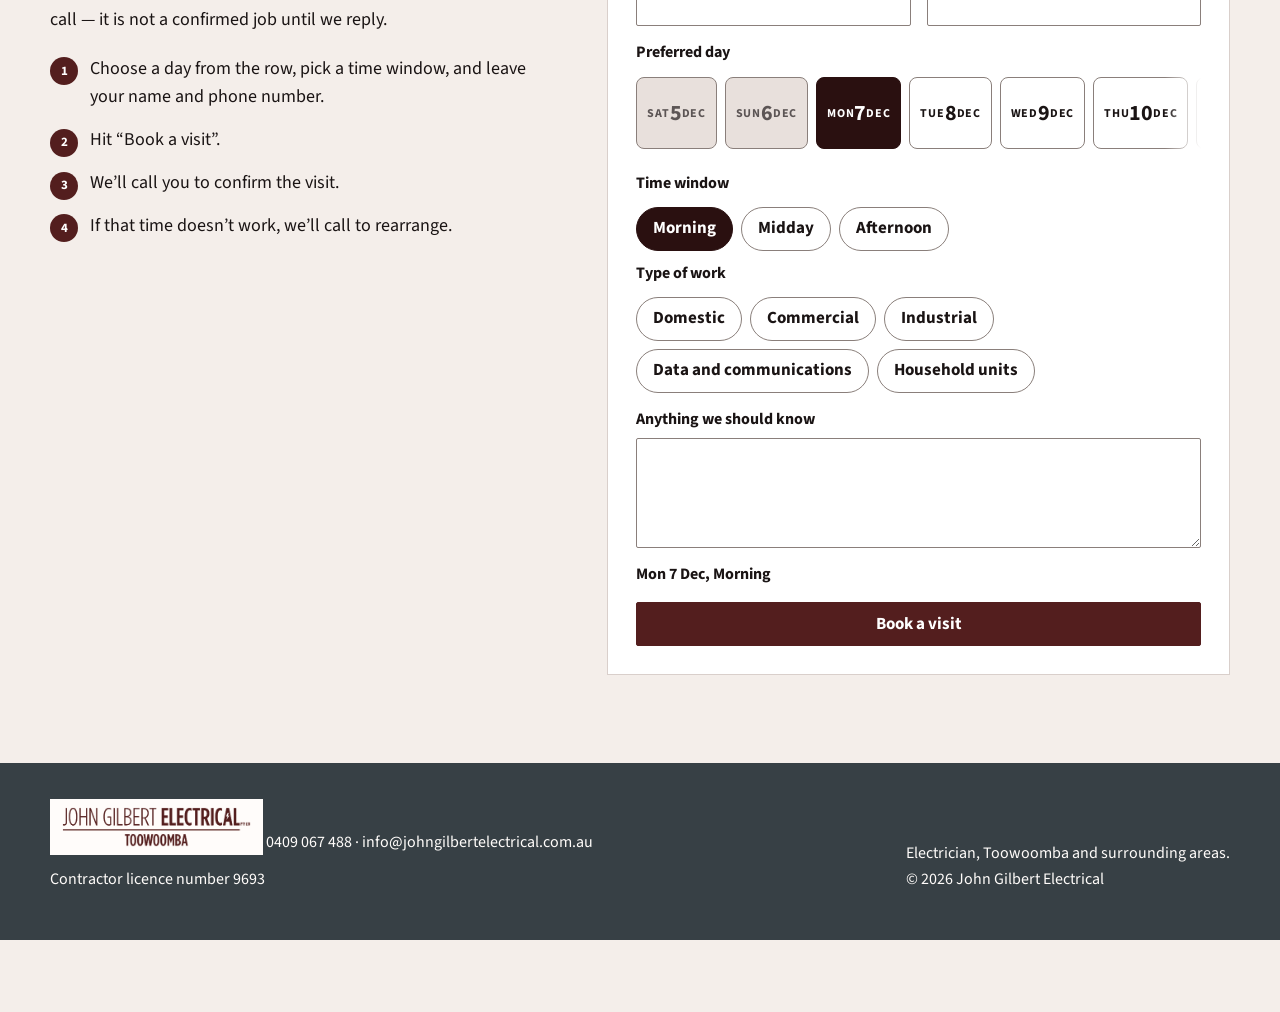
<file: quotes/index.html>
<!DOCTYPE html>
<html lang="en-AU" data-theme="light">
<head>
<meta charset="UTF-8">
<meta name="viewport" content="width=device-width, initial-scale=1">
<meta name="robots" content="noindex,nofollow">
<meta name="description" content="Website preview.">
<title>John Gilbert Electrical — Quote</title>
<script>
  (function () {
    try {
      var saved = localStorage.getItem("jg-theme");
      var theme;
      if (saved === "light" || saved === "dark") {
        theme = saved;
      } else if (window.matchMedia("(prefers-color-scheme: dark)").matches) {
        theme = "dark";
      } else {
        theme = "light";
      }
      document.documentElement.setAttribute("data-theme", theme);
    } catch (e) {
      document.documentElement.setAttribute("data-theme", "light");
    }
  })();
</script>
<link rel="stylesheet" href="../site.css">
</head>
<body>
<a class="skip" href="#main">Skip to content</a>
<header class="site">
  <div class="wrap">
    <a class="logo" href="../">
      <picture>
        <source type="image/webp" srcset="../assets/logo-400.webp 400w, ../assets/logo-800.webp 800w" sizes="200px">
        <img src="../assets/logo.png" width="458" height="97" alt="John Gilbert Electrical">
      </picture>
    </a>
    <nav class="primary" aria-label="Site">
      <a href="../services/">Work</a>
      <a href="../about-us/">About</a>
      <a href="../quotes/" aria-current="page">Quote</a>
      <a href="#book">Book</a>
      <a href="../contact-us/">Contact</a>
    </nav>
    <div class="header-actions">
      <a class="btn btn-secondary header-call" href="tel:0409067488">Call 0409 067 488</a>
      <a class="btn btn-primary" href="#quote"><span class="btn-full">Request a quote</span><span class="btn-short">Quote</span></a>
      <button type="button" class="theme-toggle" id="theme-toggle" aria-label="Switch light/dark">
        <span class="theme-toggle-face" aria-hidden="true">
          <svg class="icon-sun" viewBox="0 0 24 24"><circle cx="12" cy="12" r="4"></circle><path d="M12 2v2M12 20v2M4.93 4.93l1.41 1.41M17.66 17.66l1.41 1.41M2 12h2M20 12h2M6.34 17.66l-1.41 1.41M19.07 4.93l-1.41 1.41"></path></svg>
          <svg class="icon-moon" viewBox="0 0 24 24"><path d="M12 3a6 6 0 0 0 9 9 9 9 0 1 1-9-9Z"></path></svg>
        </span>
      </button>
    </div>
  </div>
</header>

<main id="main">
<section class="hero page-hero" id="top">
  <div class="wrap">
    <p class="kicker">Quotes</p>
    <h1>Request a quote or book a visit.</h1>
    <p class="lead">Tell us a little about the job and we’ll call you back. We’ll confirm the details once we’ve talked it through.</p>
    <div class="hero-actions">
      <a class="btn btn-primary" href="#quote">Request a quote</a>
      <a class="btn btn-secondary" href="tel:0409067488">Call 0409 067 488</a>
    </div>
  </div>
</section>

<section class="quote" id="quote">
  <div class="wrap quote-grid">
    <div>
      <h2>Request a quote</h2>
      <p class="help">Fill in the form and we’ll call you back to talk through the job and confirm a time.</p>
      <ol class="steps">
        <li data-n="1">Fill in your name, phone, email, suburb and a short description of the work.</li>
        <li data-n="2">Hit “Request a quote”.</li>
        <li data-n="3">We’ll call you back to talk through the job and confirm a time.</li>
      </ol>
      <p class="help" style="margin-top:24px">Phone <a href="tel:0409067488">0409 067 488</a><br>Email <a href="mailto:info@johngilbertelectrical.com.au">info@johngilbertelectrical.com.au</a></p>
    </div>
    <div>
      <form action="#" method="post" novalidate data-quote>
        <label>Name
          <input type="text" name="name" autocomplete="name">
          <span class="field-error" hidden></span>
        </label>
        <label>Phone
          <input type="tel" name="phone" autocomplete="tel">
          <span class="field-error" hidden></span>
        </label>
        <label>Email
          <input type="email" name="email" autocomplete="email">
          <span class="field-error" hidden></span>
        </label>
        <label>Suburb or address
          <input type="text" name="suburb" autocomplete="address-level2">
          <span class="field-error" hidden></span>
        </label>
        <div class="full">
          <p class="widget-label" id="work-label">Type of work</p>
          <div class="job-chips" role="radiogroup" aria-labelledby="work-label">
            <label class="pill"><input type="radio" name="work" value="Domestic" checked> Domestic</label>
            <label class="pill"><input type="radio" name="work" value="Commercial"> Commercial</label>
            <label class="pill"><input type="radio" name="work" value="Industrial"> Industrial</label>
            <label class="pill"><input type="radio" name="work" value="Data and communications"> Data and communications</label>
            <label class="pill"><input type="radio" name="work" value="Household units"> Household units</label>
          </div>
        </div>
        <label class="full">A short description
          <textarea name="details"></textarea>
          <span class="field-error" hidden></span>
        </label>
        <div class="full">
          <p class="widget-label" id="when-label">Preferred time to talk</p>
          <div class="time-pills" role="radiogroup" aria-labelledby="when-label">
            <label class="pill"><input type="radio" name="when" value="Morning" checked> Morning</label>
            <label class="pill"><input type="radio" name="when" value="Afternoon"> Afternoon</label>
            <label class="pill"><input type="radio" name="when" value="Either"> Either</label>
          </div>
        </div>
        <div class="submit"><button class="btn btn-primary" type="submit">Request a quote</button></div>
      </form>
      <p class="thanks" hidden tabindex="-1">Thank you. We’ll call you back to talk through the job and confirm a time.</p>
    </div>
  </div>
</section>

<section class="book" id="book">
  <div class="wrap book-grid">
    <div>
      <h2>Book a visit</h2>
      <p class="help">Pick a day and a time window that suits you. This holds a visit or a call — it is not a confirmed job until we reply.</p>
      <ol class="steps">
        <li data-n="1">Choose a day from the row, pick a time window, and leave your name and phone number.</li>
        <li data-n="2">Hit “Book a visit”.</li>
        <li data-n="3">We’ll call you to confirm the visit.</li>
        <li data-n="4">If that time doesn’t work, we’ll call to rearrange.</li>
      </ol>
    </div>
    <div>
      <form action="#" method="post" novalidate data-book>
        <label>Name
          <input type="text" name="name" autocomplete="name">
          <span class="field-error" hidden></span>
        </label>
        <label>Phone
          <input type="tel" name="phone" autocomplete="tel">
          <span class="field-error" hidden></span>
        </label>
        <div class="book-widget">
          <p class="widget-label" id="day-label">Preferred day</p>
          <div data-day-error>
            <div class="day-chips-wrap">
              <div class="day-chips" data-days role="radiogroup" aria-labelledby="day-label"></div>
            </div>
            <p class="field-error" hidden></p>
          </div>
          <p class="widget-label" id="time-label">Time window</p>
          <div data-time-error>
            <div class="time-pills" role="radiogroup" aria-labelledby="time-label">
              <label class="pill"><input type="radio" name="window" value="Morning" checked> Morning</label>
              <label class="pill"><input type="radio" name="window" value="Midday"> Midday</label>
              <label class="pill"><input type="radio" name="window" value="Afternoon"> Afternoon</label>
            </div>
            <p class="field-error" hidden></p>
          </div>
          <p class="widget-label" id="job-label">Type of work</p>
          <div data-job-error>
            <div class="job-chips" role="radiogroup" aria-labelledby="job-label">
              <label class="pill"><input type="radio" name="job" value="Domestic"> Domestic</label>
              <label class="pill"><input type="radio" name="job" value="Commercial"> Commercial</label>
              <label class="pill"><input type="radio" name="job" value="Industrial"> Industrial</label>
              <label class="pill"><input type="radio" name="job" value="Data and communications"> Data and communications</label>
              <label class="pill"><input type="radio" name="job" value="Household units"> Household units</label>
            </div>
            <p class="field-error" hidden></p>
          </div>
        </div>
        <label class="full">Anything we should know
          <textarea name="notes"></textarea>
        </label>
        <p class="book-summary" data-summary aria-live="polite"></p>
        <div class="submit"><button class="btn btn-primary" type="submit">Book a visit</button></div>
      </form>
      <p class="thanks" hidden tabindex="-1">Thank you. We’ll call you to confirm the visit.</p>
    </div>
  </div>
</section>
</main>

<footer class="site">
  <div class="wrap">
    <div>
      <a class="logo" href="../">
        <img src="../assets/logo.png" width="458" height="97" alt="John Gilbert Electrical">
      </a>
      0409 067 488 · info@johngilbertelectrical.com.au<br>
      Contractor licence number 9693
    </div>
    <div>Electrician, Toowoomba and surrounding areas.<br>© 2026 John Gilbert Electrical</div>
  </div>
</footer>

<div class="sticky-call">
  <a class="btn btn-secondary" href="tel:0409067488">Call</a>
  <a class="btn btn-primary" href="#quote">Quote</a>
</div>
<script src="../site.js"></script>
</body>
</html>
</file>
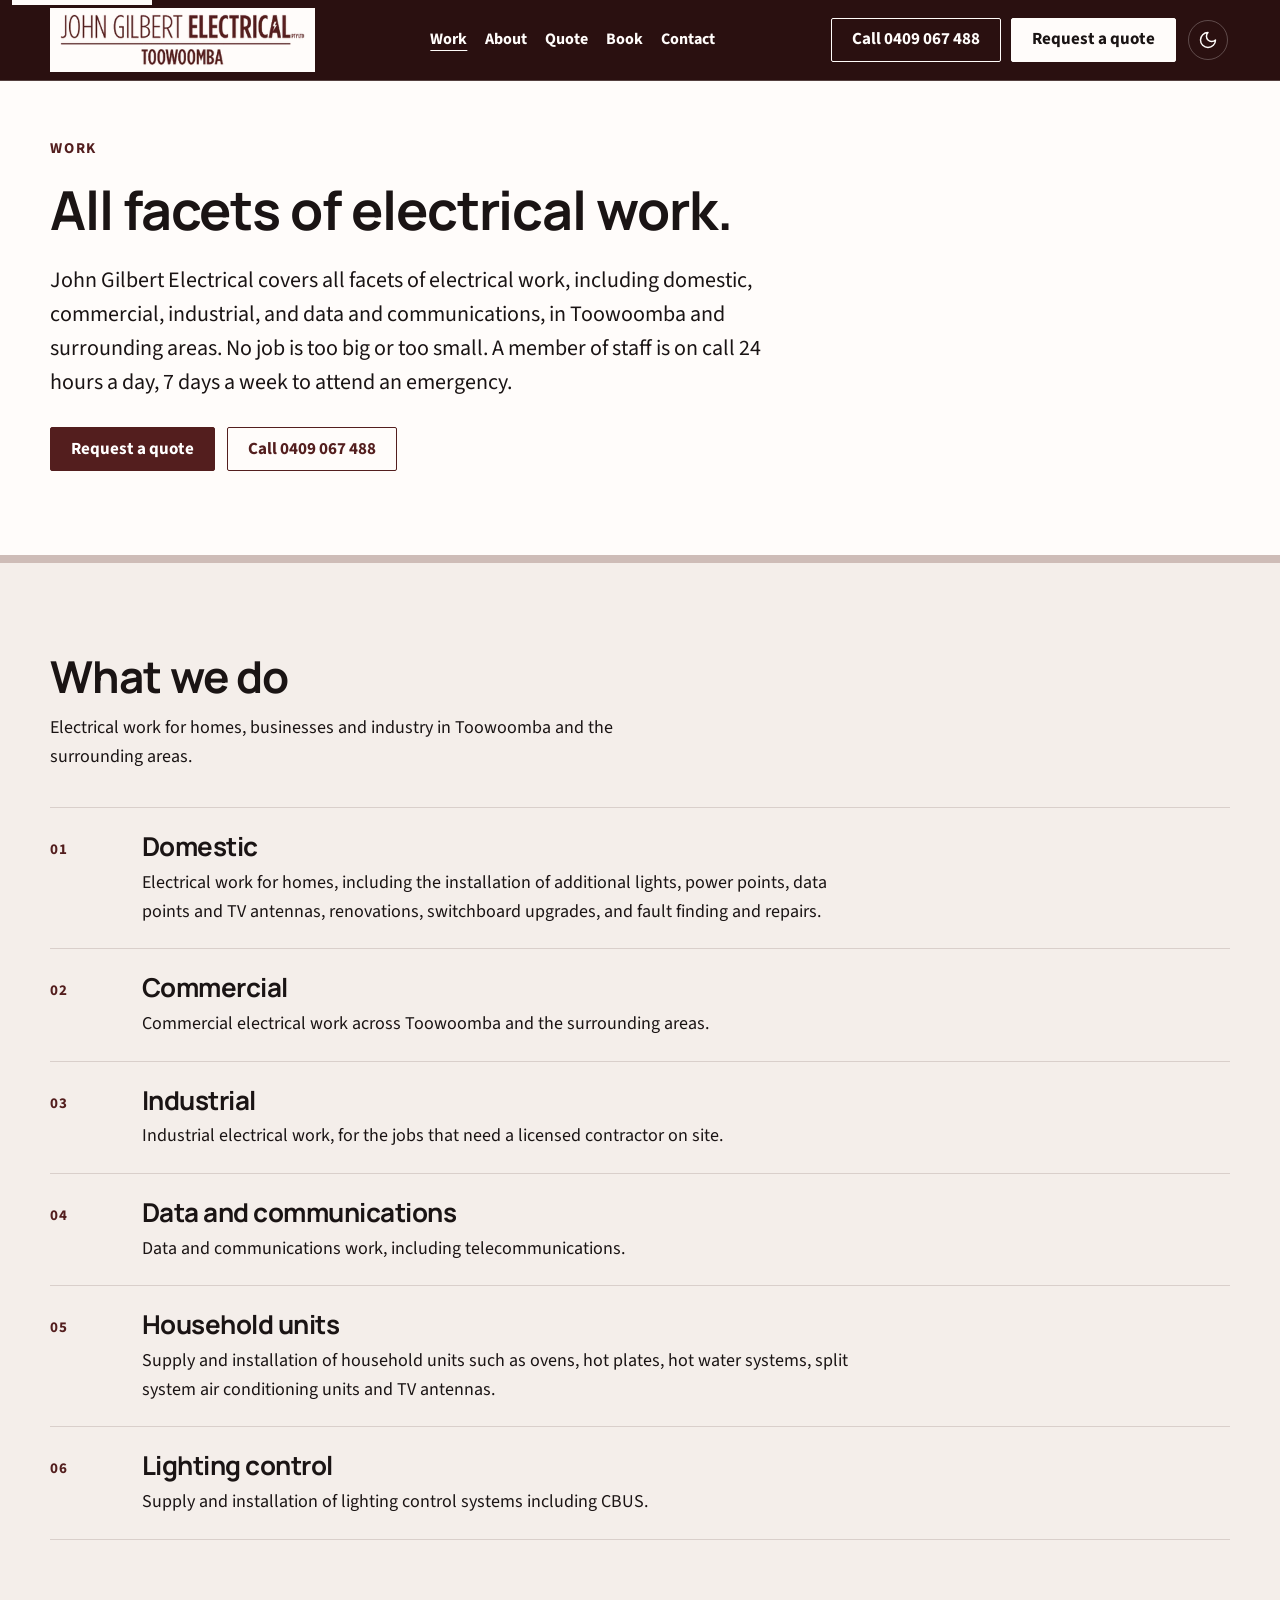
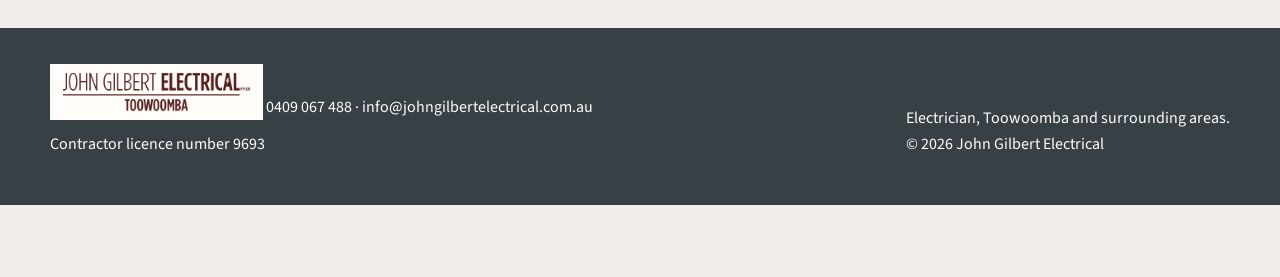
<file: services/index.html>
<!DOCTYPE html>
<html lang="en-AU" data-theme="light">
<head>
<meta charset="UTF-8">
<meta name="viewport" content="width=device-width, initial-scale=1">
<meta name="robots" content="noindex,nofollow">
<meta name="description" content="Website preview.">
<title>John Gilbert Electrical — Work</title>
<script>
  (function () {
    try {
      var saved = localStorage.getItem("jg-theme");
      var theme;
      if (saved === "light" || saved === "dark") {
        theme = saved;
      } else if (window.matchMedia("(prefers-color-scheme: dark)").matches) {
        theme = "dark";
      } else {
        theme = "light";
      }
      document.documentElement.setAttribute("data-theme", theme);
    } catch (e) {
      document.documentElement.setAttribute("data-theme", "light");
    }
  })();
</script>
<link rel="stylesheet" href="../site.css">
</head>
<body>
<a class="skip" href="#main">Skip to content</a>
<header class="site">
  <div class="wrap">
    <a class="logo" href="../">
      <picture>
        <source type="image/webp" srcset="../assets/logo-400.webp 400w, ../assets/logo-800.webp 800w" sizes="200px">
        <img src="../assets/logo.png" width="458" height="97" alt="John Gilbert Electrical">
      </picture>
    </a>
    <nav class="primary" aria-label="Site">
      <a href="../services/" aria-current="page">Work</a>
      <a href="../about-us/">About</a>
      <a href="../quotes/">Quote</a>
      <a href="../quotes/#book">Book</a>
      <a href="../contact-us/">Contact</a>
    </nav>
    <div class="header-actions">
      <a class="btn btn-secondary header-call" href="tel:0409067488">Call 0409 067 488</a>
      <a class="btn btn-primary" href="../quotes/"><span class="btn-full">Request a quote</span><span class="btn-short">Quote</span></a>
      <button type="button" class="theme-toggle" id="theme-toggle" aria-label="Switch light/dark">
        <span class="theme-toggle-face" aria-hidden="true">
          <svg class="icon-sun" viewBox="0 0 24 24"><circle cx="12" cy="12" r="4"></circle><path d="M12 2v2M12 20v2M4.93 4.93l1.41 1.41M17.66 17.66l1.41 1.41M2 12h2M20 12h2M6.34 17.66l-1.41 1.41M19.07 4.93l-1.41 1.41"></path></svg>
          <svg class="icon-moon" viewBox="0 0 24 24"><path d="M12 3a6 6 0 0 0 9 9 9 9 0 1 1-9-9Z"></path></svg>
        </span>
      </button>
    </div>
  </div>
</header>

<main id="main">
<section class="hero page-hero" id="top">
  <div class="wrap">
    <p class="kicker">Work</p>
    <h1>All facets of electrical work.</h1>
    <p class="lead">John Gilbert Electrical covers all facets of electrical work, including domestic, commercial, industrial, and data and communications, in Toowoomba and surrounding areas. No job is too big or too small. A member of staff is on call 24 hours a day, 7 days a week to attend an emergency.</p>
    <div class="hero-actions">
      <a class="btn btn-primary" href="../quotes/">Request a quote</a>
      <a class="btn btn-secondary" href="tel:0409067488">Call 0409 067 488</a>
    </div>
  </div>
</section>

<section class="work">
  <div class="wrap">
    <h2>What we do</h2>
    <p class="intro">Electrical work for homes, businesses and industry in Toowoomba and the surrounding areas.</p>
    <div class="work-list">
      <article>
        <p class="num">01</p>
        <div>
          <h3>Domestic</h3>
          <p>Electrical work for homes, including the installation of additional lights, power points, data points and TV antennas, renovations, switchboard upgrades, and fault finding and repairs.</p>
        </div>
      </article>
      <article>
        <p class="num">02</p>
        <div>
          <h3>Commercial</h3>
          <p>Commercial electrical work across Toowoomba and the surrounding areas.</p>
        </div>
      </article>
      <article>
        <p class="num">03</p>
        <div>
          <h3>Industrial</h3>
          <p>Industrial electrical work, for the jobs that need a licensed contractor on site.</p>
        </div>
      </article>
      <article>
        <p class="num">04</p>
        <div>
          <h3>Data and communications</h3>
          <p>Data and communications work, including telecommunications.</p>
        </div>
      </article>
      <article>
        <p class="num">05</p>
        <div>
          <h3>Household units</h3>
          <p>Supply and installation of household units such as ovens, hot plates, hot water systems, split system air conditioning units and TV antennas.</p>
        </div>
      </article>
      <article>
        <p class="num">06</p>
        <div>
          <h3>Lighting control</h3>
          <p>Supply and installation of lighting control systems including CBUS.</p>
        </div>
      </article>
    </div>
  </div>
</section>
</main>

<footer class="site">
  <div class="wrap">
    <div>
      <a class="logo" href="../">
        <img src="../assets/logo.png" width="458" height="97" alt="John Gilbert Electrical">
      </a>
      0409 067 488 · info@johngilbertelectrical.com.au<br>
      Contractor licence number 9693
    </div>
    <div>Electrician, Toowoomba and surrounding areas.<br>© 2026 John Gilbert Electrical</div>
  </div>
</footer>

<div class="sticky-call">
  <a class="btn btn-secondary" href="tel:0409067488">Call</a>
  <a class="btn btn-primary" href="../quotes/">Quote</a>
</div>
<script src="../site.js"></script>
</body>
</html>
</file>
<file: site.css>
@font-face {
  font-family: Manrope;
  src: url("fonts/manrope-700.woff2") format("woff2");
  font-weight: 700;
  font-style: normal;
  font-display: swap;
}
@font-face {
  font-family: "Source Sans 3";
  src: url("fonts/sourcesans3.woff2") format("woff2");
  font-weight: 400 700;
  font-style: normal;
  font-display: swap;
}

:root {
  --header-h: 80px;
  --maroon: #531E1E;
  --maroon-ink: #2A1010;
  --charcoal: #374045;
  --taupe: #CEBCB7;
  --ink: #1A1414;
  --line: #D9CFCB;
  --paper: #FFFCFA;
  --wash: #F4EEEA;
  --on-dark: #FFFCFA;
  --page-bg: #F4EEEA;
  --header-bg: #2A1010;
  --header-fg: #FFFCFA;
  --footer-bg: #374045;
  --footer-fg: #FFFCFA;
  --hero-bg: #FFFCFA;
  --hero-fg: #1A1414;
  --hero-heading: #1A1414;
  --hero-kicker: #531E1E;
  --hero-rule: #CEBCB7;
  --band-bg: #F4EEEA;
  --band-fg: #1A1414;
  --band-heading: #1A1414;
  --accent: #531E1E;
  --surface: #FFFCFA;
  --field-bg: #FFFFFF;
  --field-border: #8A7F7B;
  --field-placeholder: #4A4343;
  --chip-fade: #FFFFFF;
  --slot-bg: #E8E0DC;
  --slot-fg: #1A1414;
  --slot-border: #C9BDB8;
  --selected-bg: #2A1010;
  --selected-fg: #FFFFFF;
  --btn-primary-bg: #531E1E;
  --btn-primary-fg: #FFFFFF;
  --btn-secondary-fg: #531E1E;
  --btn-secondary-border: #531E1E;
  --logo-chip: #FFFCFA;
  --focus: #1A1414;
  --sticky-bg: #2A1010;
  --sticky-border: rgba(255, 252, 250, 0.25);
  --disabled-bg: #E8E0DC;
  --disabled-fg: #5C5555;
  --error: #8A1515;
  --header-shadow: none;
  color-scheme: light;
}

html[data-theme="dark"] {
  --ink: #FFFCFA;
  --line: #6B524C;
  --paper: #2A1010;
  --wash: #1A1414;
  --page-bg: #1A1414;
  --header-bg: #3A1818;
  --header-fg: #FFFCFA;
  --footer-bg: #1A1414;
  --footer-fg: #FFFCFA;
  --hero-bg: #2A1010;
  --hero-fg: #FFFCFA;
  --hero-heading: #FFFFFF;
  --hero-kicker: #FFFCFA;
  --hero-rule: #CEBCB7;
  --band-bg: #2A1010;
  --band-fg: #FFFCFA;
  --band-heading: #FFFFFF;
  --accent: #CEBCB7;
  --surface: #2A1010;
  --field-bg: #1A1414;
  --field-border: #A89A96;
  --field-placeholder: #C9BDB8;
  --chip-fade: #1A1414;
  --slot-bg: #3A1A1A;
  --slot-fg: #FFFCFA;
  --slot-border: rgba(206, 188, 183, 0.55);
  --selected-bg: #FFFCFA;
  --selected-fg: #1A1414;
  --btn-primary-bg: #FFFCFA;
  --btn-primary-fg: #1A1414;
  --btn-secondary-fg: #FFFCFA;
  --btn-secondary-border: #FFFCFA;
  --logo-chip: #FFFCFA;
  --focus: #FFFCFA;
  --sticky-bg: #3A1818;
  --sticky-border: rgba(255, 255, 255, 0.12);
  --disabled-bg: #2A1C1C;
  --disabled-fg: #C9BDB8;
  --error: #F0B4B4;
  --header-shadow: 0 8px 24px rgba(0, 0, 0, 0.35);
  color-scheme: dark;
}

* { box-sizing: border-box; margin: 0; padding: 0; }

html {
  scroll-behavior: smooth;
  overflow-x: clip;
  background: var(--page-bg);
  width: 100%;
  max-width: 100%;
}

body {
  overflow-x: clip;
  width: 100%;
  max-width: 100%;
  font-family: "Source Sans 3", "Segoe UI", sans-serif;
  font-size: 18px;
  font-weight: 400;
  line-height: 1.6;
  color: var(--ink);
  background: var(--page-bg);
  -webkit-font-smoothing: antialiased;
  padding-bottom: 72px;
}

html, body, header.site, .hero, .work, .about, .quote, .book, .reviews, .contact,
footer.site, .sticky-call, .btn, .chip, .pill, form, form input, form select, form textarea,
.photo-slot, .surface {
  transition: background-color 200ms ease, color 200ms ease, border-color 200ms ease, box-shadow 200ms ease;
}

[hidden] { display: none !important; }

[id] { scroll-margin-top: calc(var(--header-h) + 16px); }

img { max-width: 100%; height: auto; display: block; }
a { color: inherit; text-decoration: none; }

h1, h2, h3 {
  font-family: Manrope, "Segoe UI", sans-serif;
  font-weight: 700;
  letter-spacing: -0.02em;
  color: var(--ink);
}
h1 { font-size: clamp(36px, 4.2vw, 56px); line-height: 1.15; max-width: 22ch; margin-bottom: 22px; }
h2 { font-size: clamp(30px, 4vw, 44px); line-height: 1.15; margin-bottom: 12px; }
h3 { font-size: clamp(22px, 2.4vw, 26px); line-height: 1.25; letter-spacing: -0.02em; }

.skip {
  position: absolute;
  left: 12px;
  top: -40px;
  z-index: 100;
  background: var(--paper);
  color: var(--ink);
  padding: 8px 12px;
  min-height: 44px;
}
.skip:focus { top: 12px; }

.wrap { width: min(1180px, calc(100% - 40px)); max-width: 100%; margin: 0 auto; }

.btn {
  display: inline-flex;
  align-items: center;
  justify-content: center;
  min-height: 44px;
  padding: 0 20px;
  border-radius: 2px;
  font-weight: 700;
  font-size: 17px;
  border: 1.5px solid transparent;
  cursor: pointer;
  font-family: inherit;
  text-align: center;
}
.btn-primary { background: var(--btn-primary-bg); color: var(--btn-primary-fg); border-color: var(--btn-primary-bg); }
.btn-secondary { background: transparent; color: var(--btn-secondary-fg); border-color: var(--btn-secondary-border); }
.btn-short { display: none; }

:focus-visible { outline: 3px solid var(--focus); outline-offset: 3px; }

header.site {
  position: sticky;
  top: 0;
  z-index: 40;
  background: var(--header-bg);
  color: var(--header-fg);
  border-bottom: 1px solid rgba(255, 252, 250, 0.2);
  box-shadow: var(--header-shadow);
}
html[data-theme="dark"] header.site {
  border-bottom: 1px solid rgba(255, 255, 255, 0.12);
}

header.site .wrap {
  display: flex;
  align-items: center;
  justify-content: space-between;
  gap: 20px;
  min-height: 80px;
}
header.site .logo {
  display: flex;
  align-items: center;
  flex-shrink: 0;
  background: var(--logo-chip);
  padding: 6px 10px;
}
.logo img { height: 52px; width: auto; display: block; }

nav.primary {
  display: flex;
  align-items: center;
  gap: 8px 18px;
  font-weight: 700;
  font-size: 16px;
}
nav.primary a {
  min-height: 44px;
  display: inline-flex;
  align-items: center;
}
nav.primary a[aria-current="page"] { text-decoration: underline; text-underline-offset: 6px; }

.header-actions { display: flex; gap: 10px; align-items: center; }
header.site {
  --btn-primary-bg: #FFFCFA;
  --btn-primary-fg: #1A1414;
  --btn-secondary-fg: #FFFCFA;
  --btn-secondary-border: #FFFCFA;
}
header.site :focus-visible { outline-color: var(--header-fg); }

.theme-toggle {
  appearance: none;
  -webkit-appearance: none;
  display: grid;
  place-items: center;
  width: 44px;
  height: 44px;
  min-width: 44px;
  min-height: 44px;
  padding: 0;
  border: 0;
  background: transparent;
  color: var(--header-fg);
  cursor: pointer;
  flex-shrink: 0;
  border-radius: 50%;
}
.theme-toggle-face {
  width: 40px;
  height: 40px;
  border-radius: 50%;
  border: 1px solid color-mix(in srgb, currentColor 25%, transparent);
  background: transparent;
  display: grid;
  place-items: center;
}
.theme-toggle:hover .theme-toggle-face,
.theme-toggle:focus-visible .theme-toggle-face {
  background: color-mix(in srgb, currentColor 10%, transparent);
}
.theme-toggle:focus-visible {
  outline: 3px solid var(--header-fg);
  outline-offset: 2px;
}
.theme-toggle svg {
  grid-area: 1 / 1;
  width: 20px;
  height: 20px;
  stroke: currentColor;
  stroke-width: 1.75;
  stroke-linecap: round;
  stroke-linejoin: round;
  fill: none;
  transition: opacity 250ms ease, transform 250ms ease;
}
html[data-theme="light"] .icon-sun,
html:not([data-theme="dark"]) .icon-sun {
  opacity: 0;
  transform: rotate(-90deg) scale(0.6);
}
html[data-theme="light"] .icon-moon,
html:not([data-theme="dark"]) .icon-moon {
  opacity: 1;
  transform: rotate(0deg) scale(1);
}
html[data-theme="dark"] .icon-sun {
  opacity: 1;
  transform: rotate(0deg) scale(1);
}
html[data-theme="dark"] .icon-moon {
  opacity: 0;
  transform: rotate(-90deg) scale(0.6);
}

.hero {
  background: var(--hero-bg);
  color: var(--hero-fg);
  min-height: calc(100vh - var(--header-h));
  display: flex;
  align-items: flex-end;
  padding: 72px 0 80px;
  position: relative;
}
.hero.page-hero {
  min-height: 0;
  align-items: flex-end;
  padding: 56px 0 64px;
}
.hero-split {
  display: grid;
  grid-template-columns: minmax(0, 1.05fr) minmax(0, 0.95fr);
  gap: 40px 48px;
  align-items: end;
  width: min(1180px, calc(100% - 40px));
}
.hero-photo {
  min-width: 0;
  align-self: stretch;
  min-height: 280px;
  margin: 0;
}
.hero-photo .photo-link,
.photo-frame .photo-link {
  display: block;
  width: 100%;
  height: 100%;
  min-height: 280px;
}
.hero-photo img,
.photo-frame img {
  width: 100%;
  height: 100%;
  max-height: min(70vh, 640px);
  object-fit: cover;
  display: block;
}
.photo-frame {
  margin: 0;
  min-width: 0;
  aspect-ratio: 4 / 3;
  overflow: hidden;
  background: var(--slot-bg);
}
.photo-frame .photo-link { min-height: 0; height: 100%; }
.photo-frame img { max-height: none; }
.hero::before {
  content: "";
  position: absolute;
  inset: auto 0 0 0;
  height: 8px;
  background: var(--hero-rule);
}
.kicker {
  font-size: 15px;
  font-weight: 700;
  letter-spacing: 0.12em;
  text-transform: uppercase;
  color: var(--hero-kicker);
  margin-bottom: 18px;
}
.hero h1 { color: var(--hero-heading); }
h1 em { font-style: normal; color: var(--hero-heading); }
.lead { font-size: 22px; line-height: 1.55; max-width: 34em; color: var(--hero-fg); margin-bottom: 28px; }
.hero-actions { display: flex; flex-wrap: wrap; gap: 12px; margin-bottom: 28px; }
.proof {
  display: flex;
  flex-wrap: wrap;
  gap: 10px 22px;
  font-size: 15px;
  font-weight: 700;
  letter-spacing: 0.08em;
  text-transform: uppercase;
  color: var(--hero-fg);
}
.proof span { display: inline-flex; align-items: center; min-height: 32px; }

.work { padding: 88px 0; }
.work .intro, .gallery .intro { color: var(--ink); margin-bottom: 36px; max-width: 36em; }
.work-list { display: grid; gap: 0; }
.work-list article {
  display: grid;
  grid-template-columns: 72px minmax(0, 1fr);
  gap: 8px 20px;
  padding: 22px 0;
  border-top: 1px solid var(--line);
}
.work-list article:last-child { border-bottom: 1px solid var(--line); }
.num { font-size: 15px; font-weight: 700; color: var(--accent); letter-spacing: 0.08em; padding-top: 8px; }
.work-list h3 { margin-bottom: 6px; }
.work-list p { color: var(--ink); max-width: 40em; }
.work-list .num { color: var(--accent); }

.about { background: var(--band-bg); color: var(--band-fg); padding: 88px 0; }
.about-grid { display: grid; grid-template-columns: minmax(0, 1.1fr) minmax(0, 0.9fr); gap: 56px; align-items: start; }
.about .kicker { color: var(--accent); }
.about h2 { color: var(--band-heading); margin-bottom: 20px; }
.about p { color: var(--band-fg); margin-bottom: 16px; }
.about .lic { margin-top: 20px; color: var(--band-heading); font-weight: 700; }
.mea { margin-top: 20px; display: inline-flex; background: #fff; padding: 8px 10px; }
.mea img { height: 36px; width: auto; }

.photo-slot {
  width: 100%;
  max-width: 100%;
  background: var(--slot-bg);
  color: var(--slot-fg);
  min-width: 0;
  aspect-ratio: 4 / 3;
  display: flex;
  flex-direction: column;
  align-items: center;
  justify-content: center;
  text-align: center;
  padding: 32px;
  border: 1px dashed var(--slot-border);
}
.photo-slot strong { font-size: 22px; display: block; }

.quote, .book, .reviews, .contact, .mission { padding: 88px 0; }
.quote { background: var(--surface); }
.book { background: var(--page-bg); border-top: 8px solid var(--taupe); }
.mission { background: var(--surface); }
.quote-grid, .book-grid {
  display: grid;
  grid-template-columns: minmax(0, 0.9fr) minmax(0, 1.1fr);
  gap: 48px;
  align-items: start;
}
.help { color: var(--ink); margin-bottom: 20px; max-width: 36em; }
.help a { text-decoration: underline; text-underline-offset: 3px; }

.steps { list-style: none; display: grid; gap: 14px; }
.steps li {
  padding-left: 40px;
  position: relative;
  font-size: 18px;
  line-height: 1.6;
  color: var(--ink);
}
.steps li::before {
  content: attr(data-n);
  position: absolute;
  left: 0;
  top: 0.2em;
  width: 28px;
  height: 28px;
  border-radius: 50%;
  background: var(--maroon);
  color: #fff;
  font-size: 13px;
  font-weight: 700;
  display: flex;
  align-items: center;
  justify-content: center;
}

form, .book-widget, .day-chips-wrap, .quote-grid, .book-grid, .about-grid {
  min-width: 0;
  max-width: 100%;
}
.book-widget {
  grid-column: 1 / -1;
  display: grid;
  grid-template-columns: minmax(0, 1fr);
  gap: 10px;
}
.widget-label { font-size: 16px; font-weight: 700; color: var(--ink); }

.day-chips-wrap { position: relative; min-width: 0; }
.day-chips-wrap::after {
  content: "";
  position: absolute;
  top: 0;
  right: 0;
  bottom: 10px;
  width: 36px;
  background: linear-gradient(90deg, transparent, var(--chip-fade));
  pointer-events: none;
}
.day-chips {
  display: flex;
  gap: 8px;
  overflow-x: auto;
  -webkit-overflow-scrolling: touch;
  padding: 2px 2px 12px;
  scroll-snap-type: x mandatory;
  min-width: 0;
  max-width: 100%;
}
.chip {
  position: relative;
  flex: 0 0 auto;
  scroll-snap-align: start;
  min-width: 68px;
  min-height: 72px;
  padding: 8px 10px;
  display: flex;
  flex-direction: column;
  align-items: center;
  justify-content: center;
  gap: 1px;
  border: 1.5px solid var(--field-border);
  background: var(--field-bg);
  border-radius: 8px;
  font: inherit;
  cursor: pointer;
  color: var(--ink);
}
.chip input,
.pill input {
  appearance: none;
  -webkit-appearance: none;
  position: absolute;
  inset: 0;
  opacity: 0;
  margin: 0;
  width: 100%;
  height: 100%;
  cursor: pointer;
  border: 0;
  background: transparent;
}
.chip .dow, .chip .mon {
  font-size: 12px;
  font-weight: 700;
  letter-spacing: 0.06em;
  text-transform: uppercase;
  color: var(--ink);
}
.chip .dom { font-size: 22px; font-weight: 700; line-height: 1.1; }

.time-pills, .job-chips { display: flex; flex-wrap: wrap; gap: 8px; }
.pill {
  position: relative;
  box-sizing: border-box;
  height: 44px;
  min-height: 44px;
  padding: 0 16px;
  border-radius: 999px;
  border: 1.5px solid var(--field-border);
  background: var(--field-bg);
  font: inherit;
  font-weight: 700;
  font-size: 17px;
  line-height: 1;
  cursor: pointer;
  color: var(--ink);
  display: inline-flex;
  flex-direction: row;
  align-items: center;
  justify-content: center;
  gap: 0;
  white-space: nowrap;
  max-width: 100%;
}
form .pill,
form .chip {
  flex-direction: row;
  gap: 0;
  font-size: 17px;
  font-weight: 700;
}

.chip:has(input:checked),
.pill:has(input:checked) {
  background: var(--selected-bg);
  color: var(--selected-fg);
  border-color: var(--selected-bg);
}
.chip:has(input:checked) .dow,
.chip:has(input:checked) .mon { color: var(--selected-fg); }

.chip:has(input:disabled) {
  background: var(--disabled-bg);
  color: var(--disabled-fg);
  border-color: var(--field-border);
  cursor: not-allowed;
}
.chip:has(input:disabled) .dow,
.chip:has(input:disabled) .mon,
.chip:has(input:disabled) .dom { color: var(--disabled-fg); }
.chip:has(input:disabled) input { cursor: not-allowed; }

.chip:has(input:focus-visible),
.pill:has(input:focus-visible) {
  outline: 3px solid var(--focus);
  outline-offset: 3px;
}

form {
  background: var(--surface);
  border: 1px solid var(--line);
  padding: 28px;
  display: grid;
  grid-template-columns: minmax(0, 1fr) minmax(0, 1fr);
  gap: 14px 16px;
}
.book form { background: var(--field-bg); border-color: var(--line); }
form label { display: flex; flex-direction: column; gap: 6px; font-size: 16px; font-weight: 700; color: var(--ink); }
form .full { grid-column: 1 / -1; }
form div.full {
  display: flex;
  flex-direction: column;
  gap: 8px;
  min-width: 0;
}
form input, form select, form textarea {
  min-height: 44px;
  padding: 10px 12px;
  border: 1px solid var(--field-border);
  font: inherit;
  font-size: 18px;
  font-weight: 400;
  background: var(--field-bg);
  color: var(--ink);
  width: 100%;
  border-radius: 2px;
}
form input::placeholder, form textarea::placeholder { color: var(--field-placeholder); opacity: 1; }
form textarea { min-height: 110px; resize: vertical; }
form .submit { grid-column: 1 / -1; justify-self: start; }
.book form .submit { justify-self: stretch; }
.book form .submit .btn { width: 100%; }

.field-error {
  font-size: 15px;
  font-weight: 700;
  color: var(--error);
}
.book-summary {
  grid-column: 1 / -1;
  font-size: 16px;
  font-weight: 700;
  color: var(--ink);
  min-height: 24px;
}
.thanks {
  background: var(--surface);
  border: 1px solid var(--line);
  padding: 28px;
  font-size: 18px;
  line-height: 1.6;
}

.reviews { background: var(--band-bg); color: var(--band-fg); }
.reviews h2 { color: var(--band-heading); margin-bottom: 28px; }
.reviews .help { color: var(--band-fg); }
.quotes { display: grid; grid-template-columns: repeat(3, minmax(0, 1fr)); gap: 16px; }
blockquote {
  border-top: 3px solid var(--taupe);
  padding: 22px 0 0;
  margin: 0;
  font-family: Manrope, "Segoe UI", sans-serif;
  font-size: 22px;
  font-weight: 700;
  letter-spacing: -0.02em;
  line-height: 1.35;
  color: var(--band-heading);
}
blockquote footer {
  margin-top: 16px;
  font-size: 16px;
  font-weight: 400;
  color: var(--band-fg);
  letter-spacing: 0;
  font-family: "Source Sans 3", sans-serif;
  line-height: 1.5;
}
.review-note { margin-top: 28px; color: var(--band-fg); max-width: 36em; }

.contact-grid { display: grid; grid-template-columns: repeat(3, minmax(0, 1fr)); gap: 32px; }
.contact h3 {
  font-family: "Source Sans 3", sans-serif;
  font-size: 15px;
  letter-spacing: 0.12em;
  text-transform: uppercase;
  color: var(--accent);
  margin-bottom: 10px;
  font-weight: 700;
  line-height: 1.4;
}
.contact p, .contact a { color: var(--ink); }
.contact a { text-decoration: underline; text-underline-offset: 3px; }

footer.site {
  background: var(--footer-bg);
  color: var(--footer-fg);
  padding: 36px 0 48px;
  font-size: 16px;
  line-height: 1.6;
}
footer.site .wrap {
  display: flex;
  justify-content: space-between;
  gap: 24px;
  flex-wrap: wrap;
  align-items: flex-end;
}
footer.site .logo {
  display: inline-flex;
  background: var(--logo-chip);
  padding: 8px 12px;
  margin-bottom: 12px;
}
footer.site .logo img { height: 40px; margin-bottom: 0; }
footer.site nav { display: flex; flex-wrap: wrap; gap: 8px 16px; }
footer.site nav a { min-height: 44px; display: inline-flex; align-items: center; }

.lightbox {
  position: fixed;
  inset: 0;
  z-index: 80;
  background: rgba(0, 0, 0, 0.92);
  display: grid;
  grid-template-rows: 44px 1fr auto;
  grid-template-columns: 44px 1fr 44px;
  align-items: center;
  justify-items: center;
  padding: 12px;
  gap: 8px;
}
.lightbox[hidden] { display: none !important; }
.lightbox-img {
  grid-column: 2;
  grid-row: 2;
  max-width: 90vw;
  max-height: 85vh;
  width: auto;
  height: auto;
  object-fit: contain;
}
.lightbox-close,
.lightbox-prev,
.lightbox-next {
  width: 44px;
  height: 44px;
  min-width: 44px;
  min-height: 44px;
  border: 1px solid rgba(255, 255, 255, 0.35);
  background: transparent;
  color: #fff;
  font-size: 28px;
  line-height: 1;
  cursor: pointer;
  display: grid;
  place-items: center;
}
.lightbox-close { grid-column: 3; grid-row: 1; justify-self: end; }
.lightbox-prev { grid-column: 1; grid-row: 2; }
.lightbox-next { grid-column: 3; grid-row: 2; }
.lightbox-meta {
  grid-column: 1 / -1;
  grid-row: 3;
  color: #fff;
  text-align: center;
  font-size: 16px;
}
body.lb-lock { overflow: hidden; }

.sticky-call {
  display: none;
  position: fixed;
  left: 0;
  right: 0;
  bottom: 0;
  z-index: 50;
  background: var(--sticky-bg);
  border-top: 1px solid var(--sticky-border);
  padding: 8px 12px calc(8px + env(safe-area-inset-bottom));
  gap: 8px;
  flex-wrap: nowrap;
  --btn-primary-bg: #FFFCFA;
  --btn-primary-fg: #1A1414;
  --btn-secondary-fg: #FFFCFA;
  --btn-secondary-border: #FFFCFA;
}
.sticky-call a {
  flex: 1;
  white-space: nowrap;
  min-width: 0;
}
.sticky-call :focus-visible { outline-color: var(--header-fg); }

@media (max-width: 900px) {
  :root { --header-h: 112px; }
  body { font-size: 17px; line-height: 1.6; }
  .lead { font-size: 20px; }
  .steps li { font-size: 17px; }
  form input, form select, form textarea { font-size: 17px; }
    .about-grid, .quote-grid, .book-grid, .quotes, .contact-grid, .hero-split { grid-template-columns: minmax(0, 1fr); }
  .hero-photo { order: -1; min-height: 220px; }
  .hero-photo img { max-height: 42vh; }
  .about-grid > *, .quote-grid > *, .book-grid > *, form { min-width: 0; }
  header.site .wrap { min-height: 64px; flex-wrap: wrap; row-gap: 0; }
  .logo img { height: 44px; }
  nav.primary {
    display: flex;
    width: 100%;
    order: 3;
    justify-content: flex-start;
    gap: 4px 16px;
    overflow-x: auto;
    padding-bottom: 4px;
  }
  .hero { min-height: 86vh; padding: 48px 0 96px; }
  .hero.page-hero { min-height: 0; padding: 40px 0 56px; }
  .sticky-call { display: flex; }
  body { padding-bottom: 80px; }
  h1 { font-size: clamp(32px, 8.2vw, 36px); }
  .proof { font-size: 14px; letter-spacing: 0.06em; gap: 8px 16px; }
  .proof span { white-space: nowrap; }
  header.site .wrap { gap: 12px; }
}

@media (max-width: 560px) {
  :root { --header-h: 104px; }
  .header-call { display: none; }
  header.site .wrap { gap: 8px; }
  .logo img { height: 28px; }
  header.site .logo { padding: 3px 5px; }
  .header-actions { gap: 8px; flex-wrap: nowrap; }
  .header-actions .btn { padding: 0 10px; font-size: 16px; }
  .btn-full { display: none; }
  .btn-short { display: inline; }
    form { grid-template-columns: minmax(0, 1fr); }
  form label.full, form .submit, .book-summary { grid-column: auto; }
  .work-list article { grid-template-columns: 48px minmax(0, 1fr); }
}

@media (max-width: 360px) {
  .wrap { width: min(1180px, calc(100% - 24px)); }
}

@media (prefers-reduced-motion: reduce) {
  html { scroll-behavior: auto; }
  html, body, header.site, .hero, .work, .about, .quote, .book, .reviews, .contact,
  footer.site, .sticky-call, .btn, .chip, .pill, form, form input, form select, form textarea,
  .photo-slot, .surface, .theme-toggle svg {
    transition: none;
  }
}
</file>
